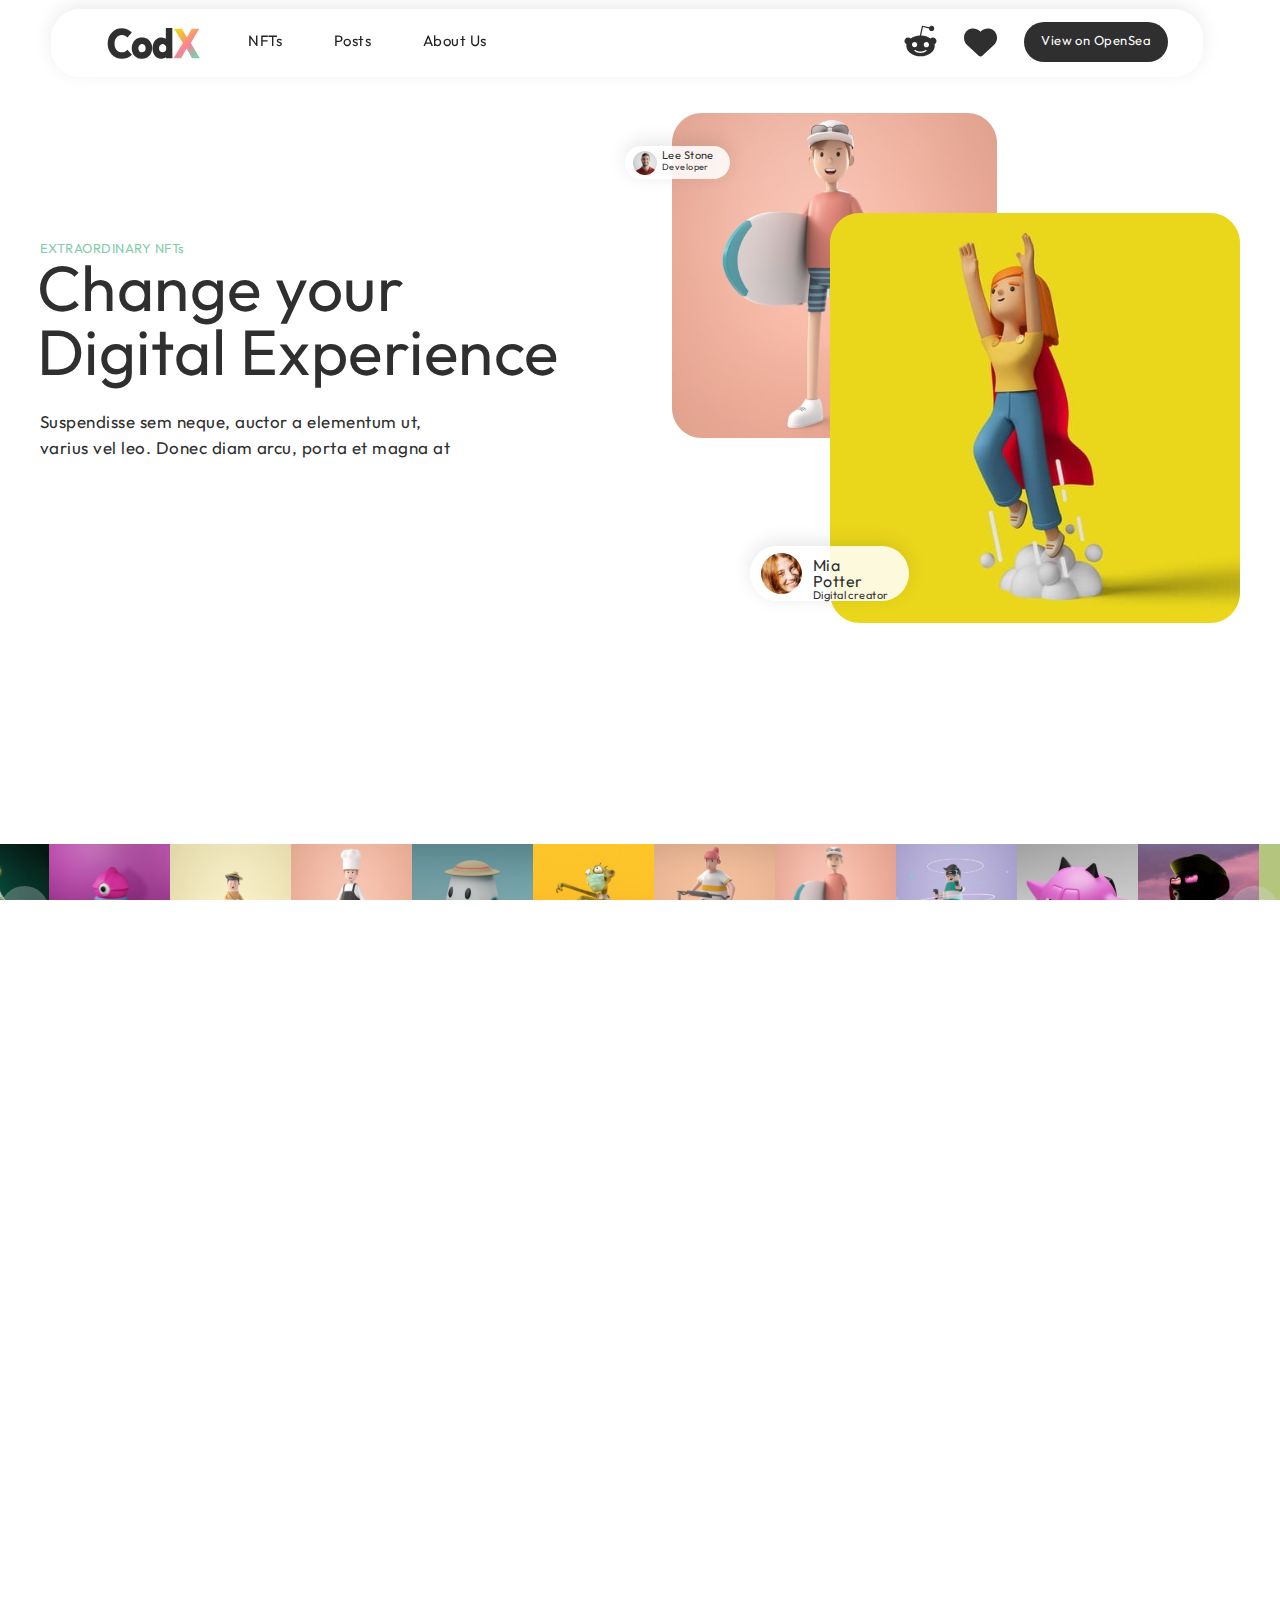
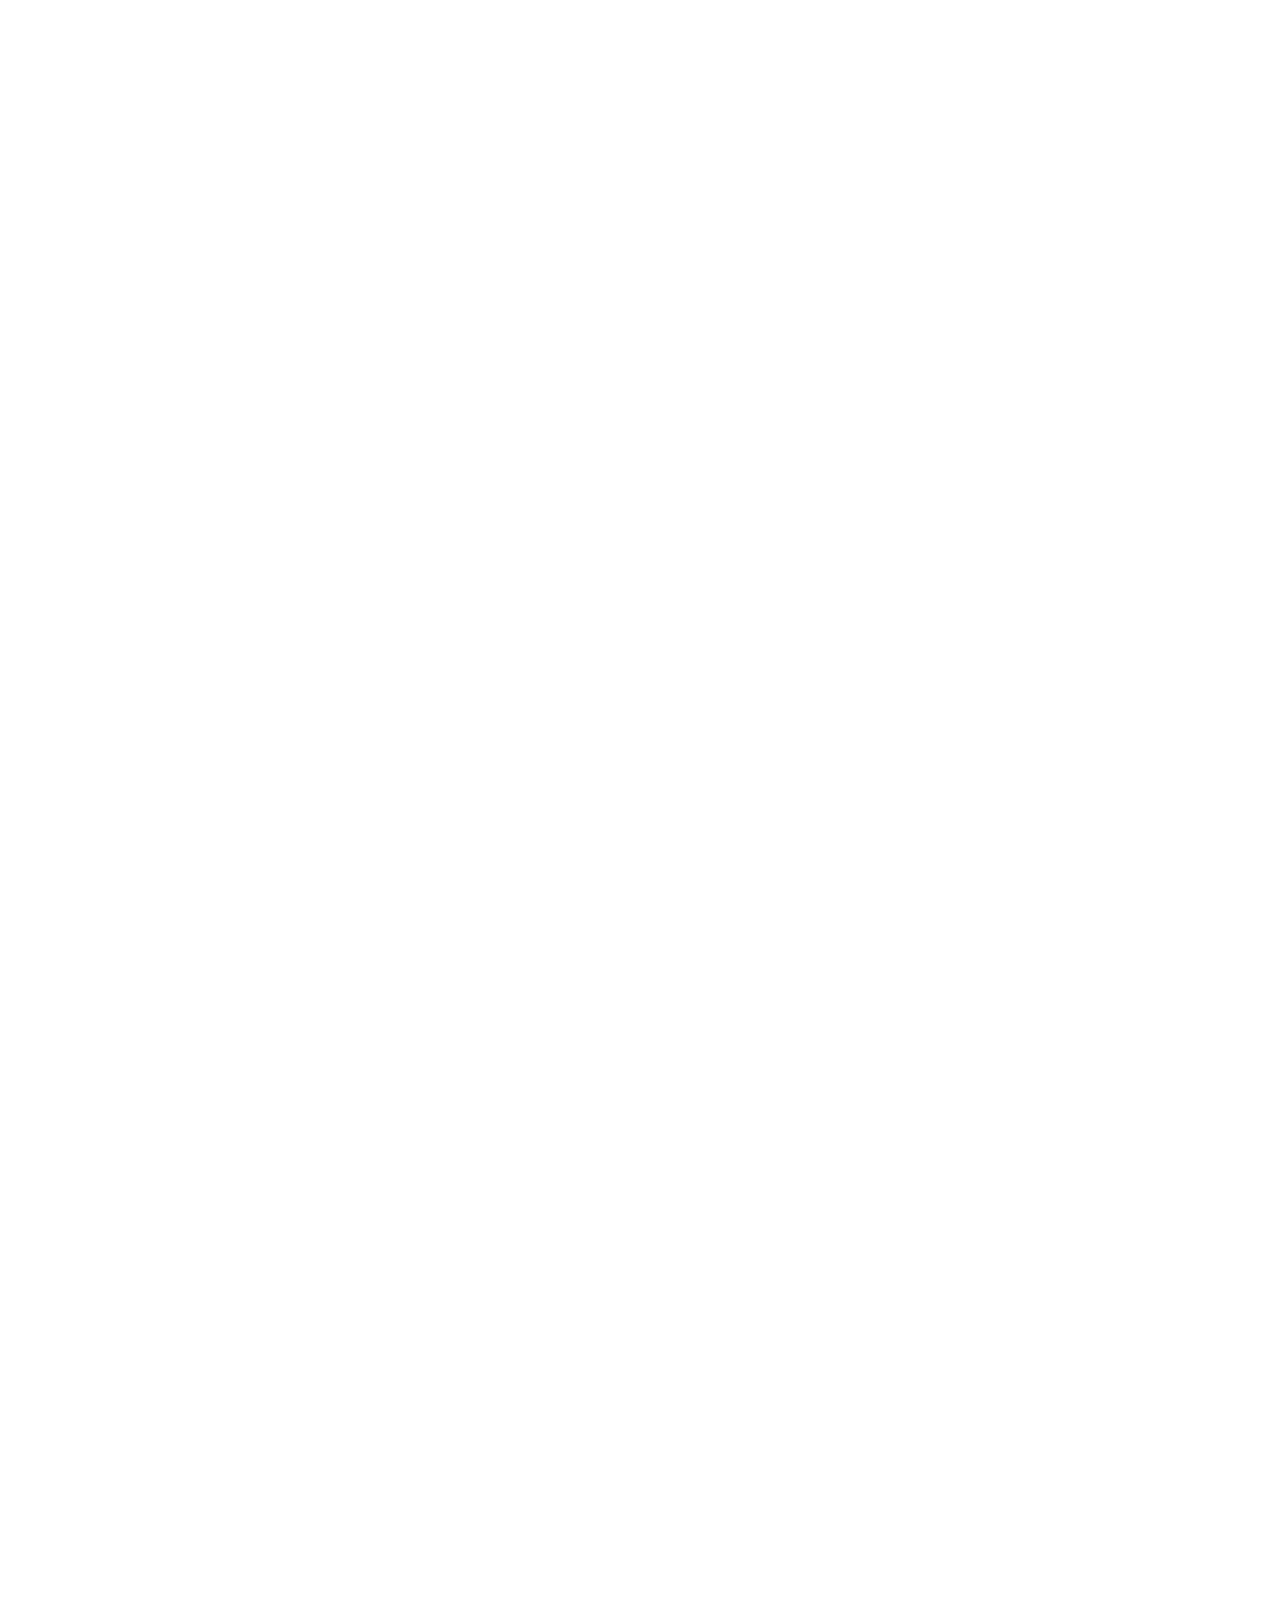
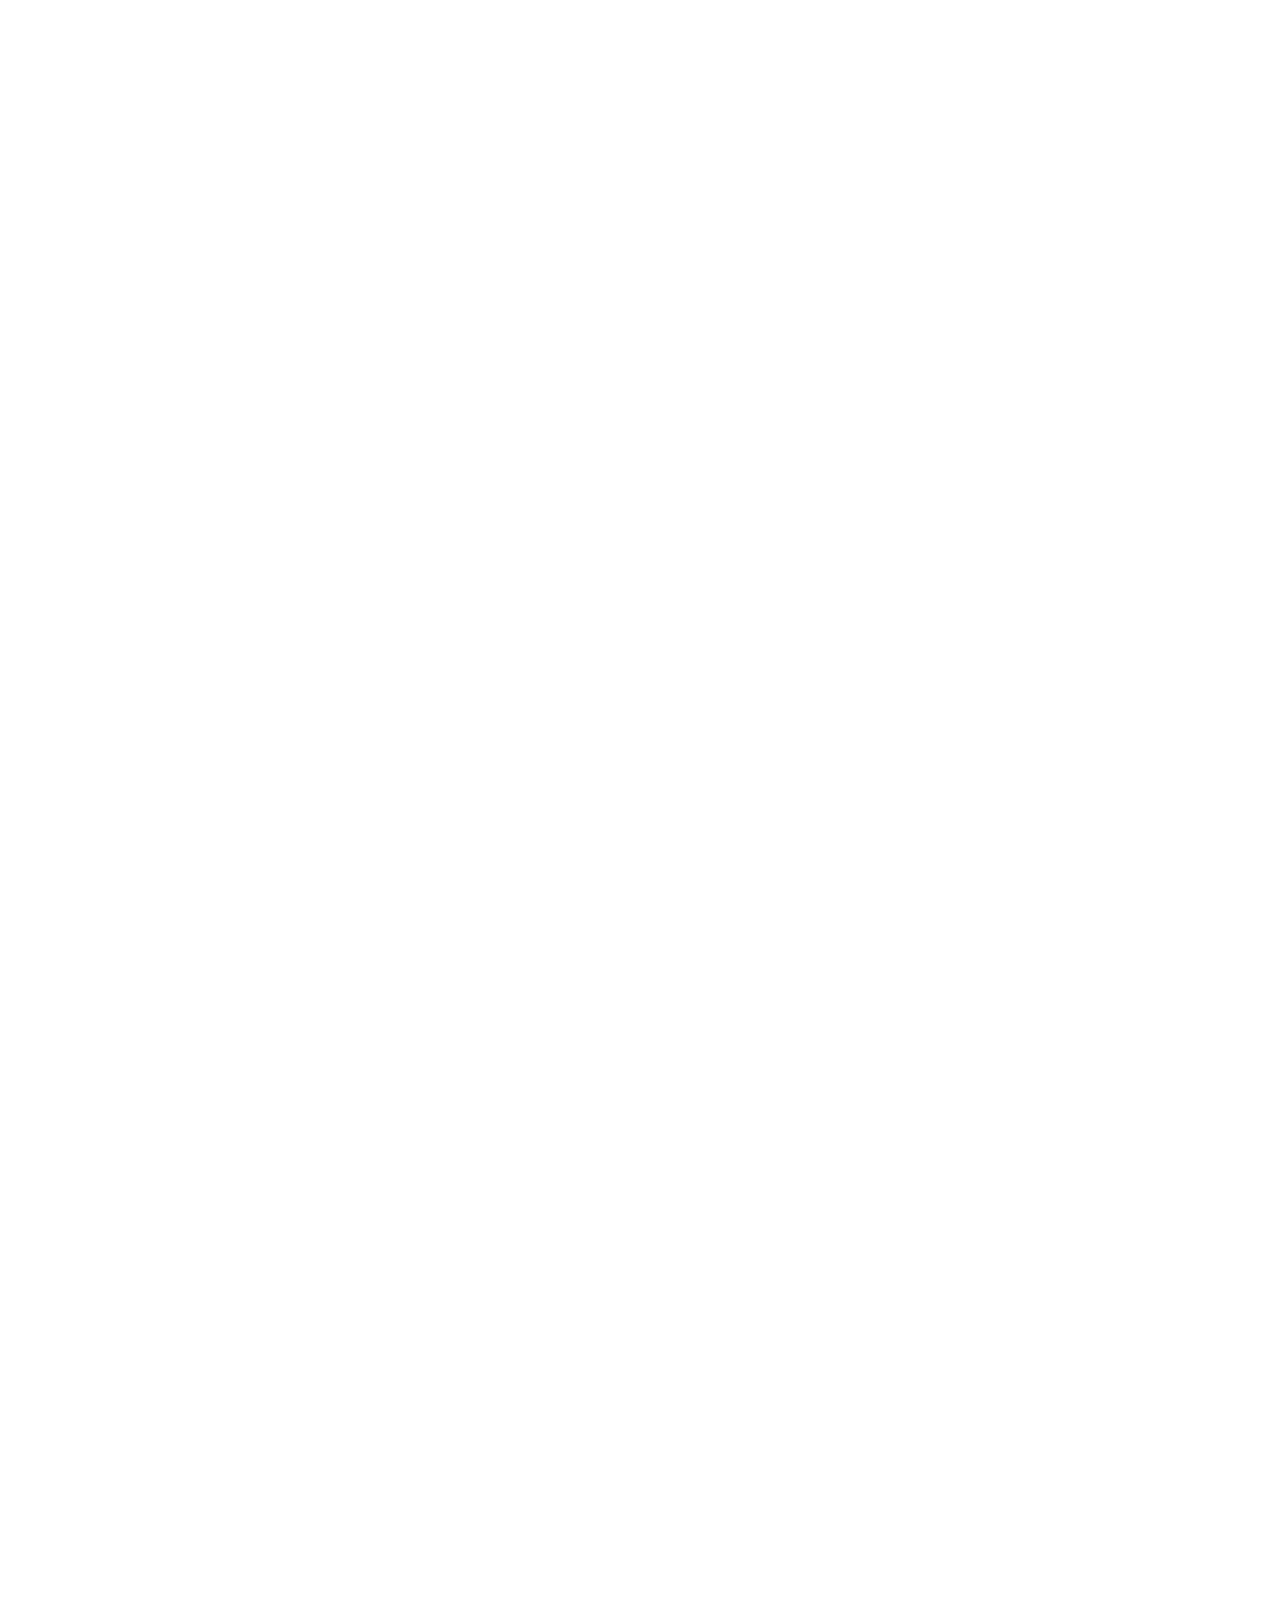
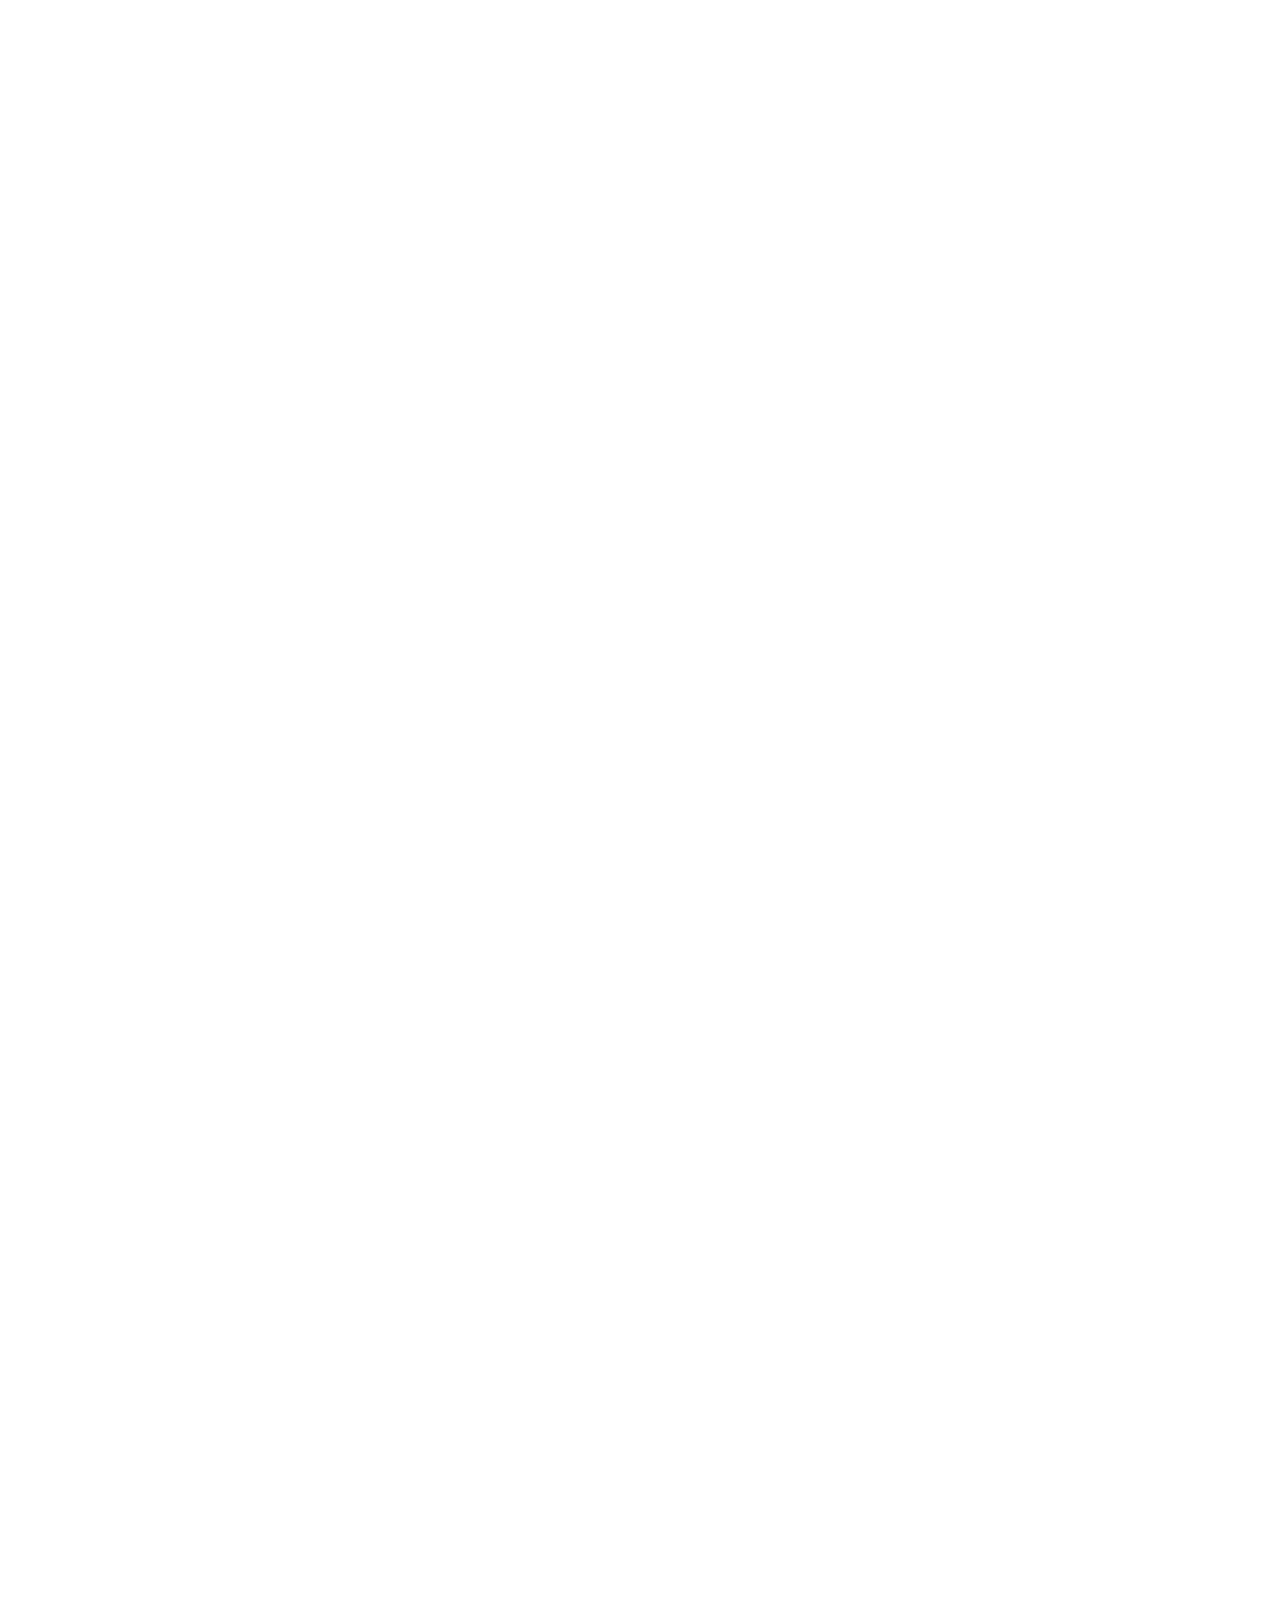
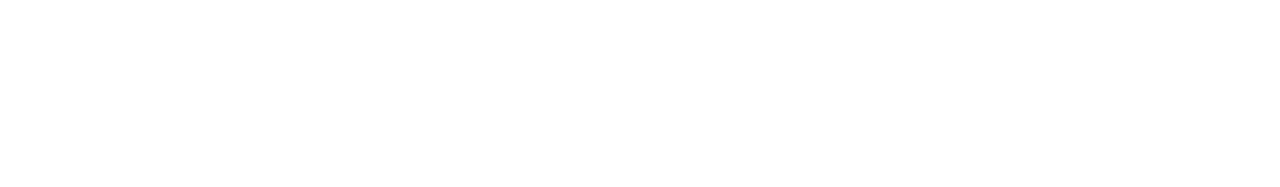
<file: index.html>
<!DOCTYPE html>
<html lang="en">
<head>
    <meta charset="UTF-8">
    <meta http-equiv="X-UA-Compatible" content="IE=edge">
    <meta name="viewport" content="width=device-width, initial-scale=1.0">
    <title>CodX</title>
    <link rel="stylesheet" href="style.css">
</head>
<body>
    

    <header class="top-nav">

        <nav class="navigation">
            <nav class="logotype">
            <a href="index.html" class="logotype"><img src="img/logo.svg" alt="logotype"></a>
        </nav>
            <nav class="navbar">
            <a href="nft-page.html">NFTs</a>
            <a href="posts.html">Posts</a>
            <a href="contact.html">About Us</a>
        </nav>
            <nav class="social">
                <div class="dropdown">
            <a><img src="img/acc.svg" class="account" alt="account"></a>
            <div class="dropdown-content">
                <a href="login.html">LOGIN</a>
                <a href="register.html">JOIN US</a>
              </div>
            </div>
            <div class="cartdown">
            <button><img src="img/lover.svg" class="lover" alt="lover"></button>
            <div class="cartdown-content">
                <div data-cart-empty class="cart-no-item">
                <h2>You haven`t <br> favorites NFTs</h2>
                <img src="img/sad.svg" alt="">
                <a href="nft-page.html">Find Here</a>
            </div>
            <div id="order-form" class="cart-order-item none">
                <a href="">Place An Order</a>
                <img src="img/funny-smile.svg" alt="">
            </div>
              </div>               
            </div>
            <div class="btn">        
                <a href="https://opensea.io/" target="_blank">View on OpenSea</a>
            </div> 
            <div id="mySidenav" class="sidenav">
                <a href="javascript:void(0)" class="closebtn" onclick="closeNav()">&times;</a>
                <a href="nft-page.html">NFTs</a>
                <a href="posts.html">Posts</a>
                <a href="contact.html">About Us</a>       
                <a href="https://opensea.io/" target="_blank">View on OpenSea</a>
              </div>
              <span class="openBtn" onclick="openNav()">&#43;</span>
        </nav>
        </nav>
    </header>


<main>
    <div class="digital">
    <div class="digital_title">
    <p>EXTRAORDINARY NFTs</p>
    <h1>Change your <br> Digital Experience</h1>
    <h3>Suspendisse sem neque, auctor a elementum ut, <br> varius vel leo. Donec diam arcu, porta et magna at</h3>
    </div>
        <div class="digital_content">
            <div class="digital_content_bg">
            <img src="img/pink.svg" alt="">
            <div class="digital_content_bg_title">
                <img src="img/lee.svg" alt="Lee">
                <h4>Lee Stone</h4>
                <h5>Developer</h5>
            </div>
        </div>
            <div class="digital_content_front">
            <img src="img/yellow.svg" alt="">
            <div class="digital_content_front_title">
                <img src="img/mia.svg" alt="Mia">
                <h4>Mia Potter</h4>
                <h5>Digital creator</h5>
            </div>
        </div>
    </div>
</div>



    <div class="slider">
        <div class="slider__item">
            <img src="img/slide.svg" alt="">
        </div>
        <div class="slider__item">
            <img src="img/slide3.svg" alt="">
        </div>
        <div class="slider__item">
            <img src="img/slide4.svg" alt="">
        </div>
        <div class="slider__item">
            <img src="img/slide5.svg" alt="">
        </div>
        <div class="slider__item">
            <img src="img/slide6.svg" alt="">
        </div>
        <div class="slider__item">
            <img src="img/slide7.svg" alt="">
        </div>
        <div class="slider__item">
            <img src="img/slide8.svg" alt="">
        </div>
        <div class="slider__item">
            <img src="img/slide9.svg" alt="">
        </div>
        <div class="slider__item">
            <img src="img/slide10.svg" alt="">
        </div>
        <div class="slider__item">
            <img src="img/slide11.svg" alt="">
        </div>
        <div class="slider__item">
            <img src="img/slide12.svg" alt="">
        </div>
        <div class="slider__item">
            <img src="img/slide13.svg" alt="">
        </div>
        <div class="slider__item">
            <img src="img/slide14.svg" alt="">
        </div>
        <div class="slider__item">
            <img src="img/slide15.svg" alt="">
        </div>
    </div>




    <div class="description">
        <article class="description__title">
            <h2>Hey there, we are</h2>
            <h3>Suspendisse sem neque, auctor a elementum ut, varius vel leo. Donec diam <br> arcu, porta et magna at</h3>
        </article>
        <div class="chooseBtn" id="chooseBtn">
            <button class="chooseonebtn use" data-filter="jack">Jack</button>
            <button class="chooseonebtn" data-filter="suni">Suni</button>
            <button class="chooseonebtn" data-filter="colin">Colin</button>
        </div>


        <div class="description-wrapper">
            <div class="description-item jack">
                <div class="description-content">
                    <img src="img/jack.png" alt="">
                </div>
                <div class="description-item-title">
                    <h4>Web Developer</h4>
                    <h2>Pellentesque blandit <br>
                    in quam rhoncus</h2>
                    <p>Suspendisse ante mauris, volutpat congue sem ac, ultrices tempor lorem. Nullam eget vehicula tellus, ac consectetur urna. Mauris tincidunt, libero id ultrices tincidunt, mi leo pharetra dolor, sed luctus dui ipsum et augue. Integer non quam feugiat, porttitor libero a, tempor neque. Nulla ac orci mauris. Quisque nisi nisl, rutrum ac diam et, semper commodo quam</p>
                </div>
            </div>
            <div class="description-item suni hide">
                <div class="description-content">
                    <img src="img/suni.png" alt="">
                </div>
                <div class="description-item-title">
                    <h4>Cat</h4>
                    <h2>Lorem ipsum dolor sit amet.</h2>
                    <p>Lorem, ipsum dolor sit amet consectetur adipisicing elit. Aliquam veritatis impedit, obcaecati nam incidunt iusto hic tempore? Provident, magni assumenda.</p>
                </div>
            </div>
            <div class="description-item colin hide">
                <div class="description-content">
                    <img src="img/colin.png" alt="">
                </div>
                <div class="description-item-title">
                    <h4>Alien</h4>
                    <h2>Lorem, ipsum dolor Lorem ipsum dolor sit.</h2>
                    <p>Lorem ipsum dolor sit amet consectetur adipisicing elit. Tenetur consequuntur, debitis autem fuga eligendi explicabo obcaecati, officiis atque accusamus, placeat vero minima quibusdam? A, cupiditate voluptates earum, optio inventore qui nemo ipsum iusto natus quibusdam quisquam quas autem? Aspernatur eligendi et assumenda illum rerum, consectetur officia quibusdam distinctio molestiae molestias ipsa, delectus eaque maiores similique laborum tenetur ullam eius veritatis.</p>
                </div>
            </div>
        </div>
    </div>

    <div class="work-wrapper">
        <div class="work">
            <img src="img/painting.svg" alt="paint-nft">
            <article class="work__title">
                <h3>our work</h3>
                <h2>“Um… what’s going on here?”</h2>
                <p>Nulla facilisi. Praesent molestie diam eu enim aliquet
                pellentesque. Vestibulum consectetur vestibulum tristique. Sed
                purus neque, maximus fermentum bibendum et, porta in sapien.</p>
                <a href="contact.html">About Codx</a>
            </article>
        </div>
    </div>

    <div class="benefits">
        <div class="benefits__titles">
            <article class="graphic">
                <h5>01</h5>
                <h2>Motion Graphic</h2>
                <h4>Suspendisse sem neque, auctor a elementum ut, varius vel leo. Donec diam arcu, porta et magna at</h4>
            </article>
            <article class="illustration">
                <h5>02</h5>
                <h2>Digital Illustration</h2>
                <h4>Suspendisse sem neque, auctor a elementum ut, varius vel leo. Donec diam arcu, porta et magna at</h4>
            </article>
            <article class="photography">
                <h5>03</h5>
                <h2>Photography</h2>
                <h4>Suspendisse sem neque, auctor a elementum ut, varius vel leo. Donec diam arcu, porta et magna at</h4>
            </article>
        </div>
        <div class="benefits-content">
            <img src="img/benefits.svg" alt="nft-men">
        </div>
    </div>




    <div class="join">
        <div class="join__info">
            <h2>Join Us and Discover <br> our most precious NFT</h2>
            <p>Suspendisse sem neque, auctor a elementum ut, <br> varius vel leo. Donec diam arcu, porta et magna at</p>
            <a href="">View on OpenSea</a>
        </div>
    </div>






<div class="collections-title">
    <h1>Collections</h1>
</div>
    <div class="all__collections-wrapper">
        <div class="all__collections-item">
            <img src="img/collectibles.svg" alt="">
            <h3>Collectibles</h3>
        </div>
        <div class="all__collections-item">
            <img src="img/art.svg" alt="">
            <h3>Art</h3>
        </div>
        <div class="all__collections-item">
            <img src="img/photography.svg" alt="">
            <h3>Photography</h3>
        </div>
        <a href="nft-page.html" class="btn2" target="_blank">View all</a>
    </div>



  
    <div class="container">
        <div class="container-title">
            NFT`s
        </div>
        <div class="container-wrapper">
            <a class="btn4" href="nft-page.html" target="_blank">View All</a>
        </div>
    </div>
</main>

<footer>
    <section class="faq">
        <h2>FAQ</h2>


        <button class="accordion">Donec posuere massa nec arcu scelerisque, blandit mattis justo blandit</button>
        <div class="panel">
          <p>Lorem ipsum dolor sit amet consectetur adipisicing elit. Repellendus similique fuga esse hic labore harum nulla modi fugiat consectetur. Ratione eligendi quas, vitae obcaecati dolores nisi ex facere. Repudiandae voluptate corporis asperiores alias? Odio fugit labore accusamus?</p>
        </div>
        
        <button class="accordion">Quisque at justo semper, faucibus eros sit amet, scelerisque lorem.</button>
        <div class="panel">
          <p>Lorem ipsum dolor sit amet consectetur adipisicing elit. Impedit adipisci aut sint temporibus, amet pariatur delectus facere quam optio vitae consequatur quasi aperiam in suscipit neque molestias animi quaerat! Maxime.</p>
        </div>
        
        <button class="accordion">Nulla eget justo at eros varius consequat.</button>
        <div class="panel">
          <p>Lorem, ipsum dolor sit amet consectetur adipisicing elit. Necessitatibus voluptate deserunt, fuga totam optio illum sunt numquam sit commodi neque!</p>
        </div>

        <button class="accordion">Vivamus non nibh quis massa laoreet semper et eu quam</button>
        <div class="panel">
          <p>Lorem ipsum dolor sit amet, consectetur adipisicing elit. Consequatur ipsam in iste necessitatibus distinctio qui.</p>
        </div>

        <button class="accordion">Morbi quis nisi tempus, mollis turpis ut, mollis massa.</button>
        <div class="panel">
          <p>Lorem ipsum dolor sit amet.</p>
        </div>
    </section>






<div class="lower">
    <nav class="bottom">
        <nav class="left_side">
            <nav class="logo">
                <a href="index.html"><img src="img/logo.svg" alt="logotype"></a>
            </nav>
            <nav class="community">
                <a href="">Join the community</a>
            </nav>
            <nav class="share">
                <a href=""><img src="img/twitter.svg" alt="twitter"></a>
                <a href=""><img src="img/inst.svg" alt="instagram"></a>
                <a href=""><img src="img/facebook.svg" alt="facebook"></a>
            </nav>
            <nav class="rights">
                <h4>© 2022 All rights reserved.</h4>
            </nav>
        </nav>

    <nav class="left_column">
        <nav class="first__name">
            <a>Site</a></nav>
            <ul>
                <li><a href="posts.html">Posts</a></li>
                <li><a href="contact.html">About us</a></li>
                <li><a href="nft-page.html">NFTs</a></li>
            </ul>
        </nav>
    <nav class="left_column">
    <nav class="first__name">
        <a>Utility</a></nav>
        <ul>
            <li><a href="https://opensea.io/" target="_blank">OpenSea</a></li>
            <li><a href="https://status.opensea.io/" target="_blank">Lincensing</a></li>
            <li><a href="https://support.opensea.io/hc/en-us" target="_blank">404</a></li>
        </ul>
    </nav>

    <section class="mail">
        <h2>Stay in the loop</h2>
        <h4>Suspendisse sem neque, auctor a elementum ut, <br> varius vel leo. Donec diam arcu, porta et magna at</h4>
        <form action="php" method="get">
            <input placeholder="Your email address" type="search">
            <button type="submit">Sign up</button>
        </form>
        <address>
            <p>Created By <span>Firstov</span> Powered By <span>Webflow</span></p>
        </address>
    </section>
    </nav>
</div>


</footer>



<script src="https://code.jquery.com/jquery-3.6.0.min.js"></script>
<script src="js/slick.min.js"></script>
<script src="js/script.js"></script>
</body>
</html>
</file>
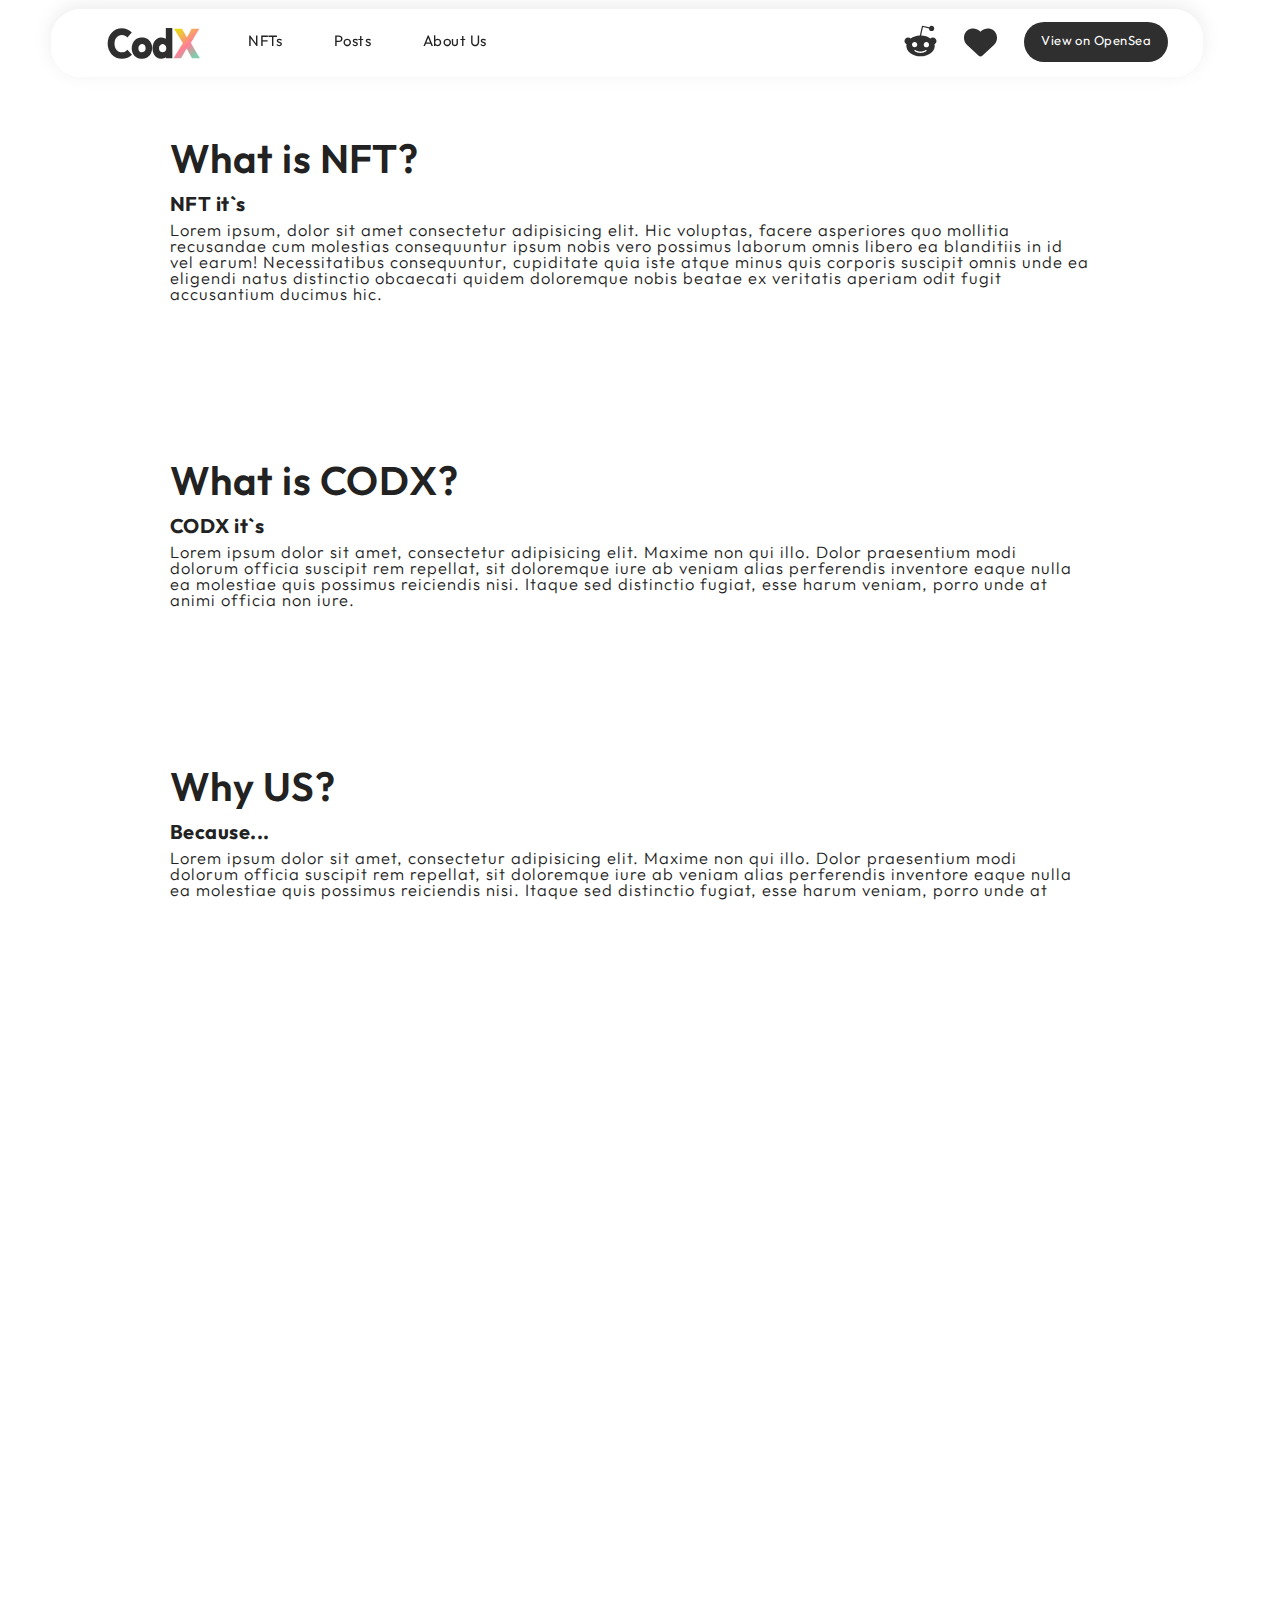
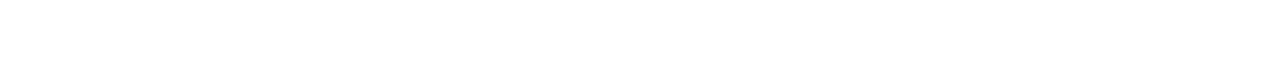
<file: contact.html>
<!DOCTYPE html>
<html lang="en">
<head>
    <meta charset="UTF-8">
    <meta http-equiv="X-UA-Compatible" content="IE=edge">
    <meta name="viewport" content="width=device-width, initial-scale=1.0">
    <title>About Us-CodX</title>
    <link rel="stylesheet" href="style.css">
</head>
<body>
    <header class="top-nav">

        <nav class="navigation">
            <nav class="logotype">
            <a href="index.html" class="logotype"><img src="img/logo.svg" alt="logotype"></a>
        </nav>
            <nav class="navbar">
            <a href="nft-page.html">NFTs</a>
            <a href="posts.html">Posts</a>
            <a href="contact.html">About Us</a>
        </nav>
            <nav class="social">
                <div class="dropdown">
            <a><img src="img/acc.svg" class="account" alt="account"></a>
            <div class="dropdown-content">
                <a href="login.html">LOGIN</a>
                <a href="register.html">JOIN US</a>
              </div>
            </div>
            <div class="cartdown">
            <button><img src="img/lover.svg"class="lover" alt="lover"></button>
            <div class="cartdown-content">
                <div data-cart-empty class="cart-no-item">
                <h2>You haven`t <br> favorites NFTs</h2>
                <img src="img/sad.svg" alt="">
                <a href="nft-page.html">Find Here</a>
            </div>
            <div id="order-form" class="cart-order-item none">
                <a href="">Place An Order</a>
                <img src="img/funny-smile.svg" alt="">
            </div>
              </div>               
            </div>
            <div class="btn">        
                <a href="https://opensea.io/" target="_blank">View on OpenSea</a>
            </div> 
            <div id="mySidenav" class="sidenav">
                <a href="javascript:void(0)" class="closebtn" onclick="closeNav()">&times;</a>
                <a href="nft-page.html">NFTs</a>
                <a href="posts.html">Posts</a>
                <a href="contact.html">About Us</a>       
                <a href="https://opensea.io/" target="_blank">View on OpenSea</a>
              </div>
              <span class="openBtn" onclick="openNav()">&#43;</span>
        </nav>
        </nav>
    </header>




    <main>
        

        <div class="aboutcodx">
            <h1>What is NFT?</h1>
            <h3>NFT it`s</h3>
            <p>Lorem ipsum, dolor sit amet consectetur adipisicing elit. Hic voluptas, facere asperiores quo mollitia recusandae cum molestias consequuntur ipsum nobis vero possimus laborum omnis libero ea blanditiis in id vel earum! Necessitatibus consequuntur, cupiditate quia iste atque minus quis corporis suscipit omnis unde ea eligendi natus distinctio obcaecati quidem doloremque nobis beatae ex veritatis aperiam odit fugit accusantium ducimus hic.</p>
        </div>
        <div class="aboutcodx">
            <h1>What is CODX?</h1>
            <h3>CODX it`s</h3>
            <p>Lorem ipsum dolor sit amet, consectetur adipisicing elit. Maxime non qui illo. Dolor praesentium modi dolorum officia suscipit rem repellat, sit doloremque iure ab veniam alias perferendis inventore eaque nulla ea molestiae quis possimus reiciendis nisi. Itaque sed distinctio fugiat, esse harum veniam, porro unde at animi officia non iure.</p>
        </div>
        <div class="aboutcodx">
            <h1>Why US?</h1>
            <h3>Because...</h3>
            <p>Lorem ipsum dolor sit amet, consectetur adipisicing elit. Maxime non qui illo. Dolor praesentium modi dolorum officia suscipit rem repellat, sit doloremque iure ab veniam alias perferendis inventore eaque nulla ea molestiae quis possimus reiciendis nisi. Itaque sed distinctio fugiat, esse harum veniam, porro unde at animi officia non iure.</p>
        </div>
        <div class="aboutcodx">
            <h1>What it`s used for?</h1>
            <h3>Many people use</h3>
            <p>Lorem ipsum dolor sit amet, consectetur adipisicing elit. Maxime non qui illo. Dolor praesentium modi dolorum officia suscipit rem repellat, sit doloremque iure ab veniam alias perferendis inventore eaque nulla ea molestiae quis possimus reiciendis nisi. Itaque sed distinctio fugiat, esse harum veniam, porro unde at animi officia non iure.</p>
        </div>
    </main>

    <footer>
        <section class="lower">
            <nav class="bottom">
                <nav class="left_side">
                    <nav class="logo">
                        <a href="index.html"><img src="img/logo.svg" alt="logotype"></a>
                    </nav>
                    <nav class="community">
                        <a href="">Join the community</a>
                    </nav>
                    <nav class="share">
                        <a href=""><img src="img/twitter.svg" alt="twitter"></a>
                        <a href=""><img src="img/inst.svg" alt="instagram"></a>
                        <a href=""><img src="img/facebook.svg" alt="facebook"></a>
                </nav>
                <nav class="rights">
                    <h4>© 2022 All rights reserved.</h4>
                </nav>
            </nav>
            
            <nav class="left_column">
                <nav class="first__name">
                <a>Site</a></nav>
                <ul>
                    <li><a href="posts.html">Posts</a></li>
                    <li><a href="contact.html">About us</a></li>
                    <li><a href="nft-page.html">NFTs</a></li>
                </ul>
            </nav>
            <nav class="left_column">
                <nav class="first__name">
                    <a>Utility</a></nav>
                <ul>
                    <li><a href="https://opensea.io/" target="_blank">OpenSea</a></li>
                    <li><a href="https://status.opensea.io/" target="_blank">Lincensing</a></li>
                    <li><a href="https://support.opensea.io/hc/en-us" target="_blank">404</a></li>
                </ul>
            </nav>
            
            <section class="mail">
                <h2>Stay in the loop</h2>
                <h4>Suspendisse sem neque, auctor a elementum ut, <br> varius vel leo. Donec diam arcu, porta et magna at</h4>
                <form action="php" method="get">
                    <input placeholder="Your email address" type="search">
                    <button type="submit">Sign up</button>
                </form>
                <address>
                    <p>Created By <span>Firstov</span> Powered By <span>Webflow</span></p>
                </address>
                </section>
            </nav>
            </section>
        </footer>

<script src="https://code.jquery.com/jquery-3.6.0.min.js"></script>
<script src="js/script.js"></script>
<script src="js/slick.min.js"></script>
</body>
</html>
</file>
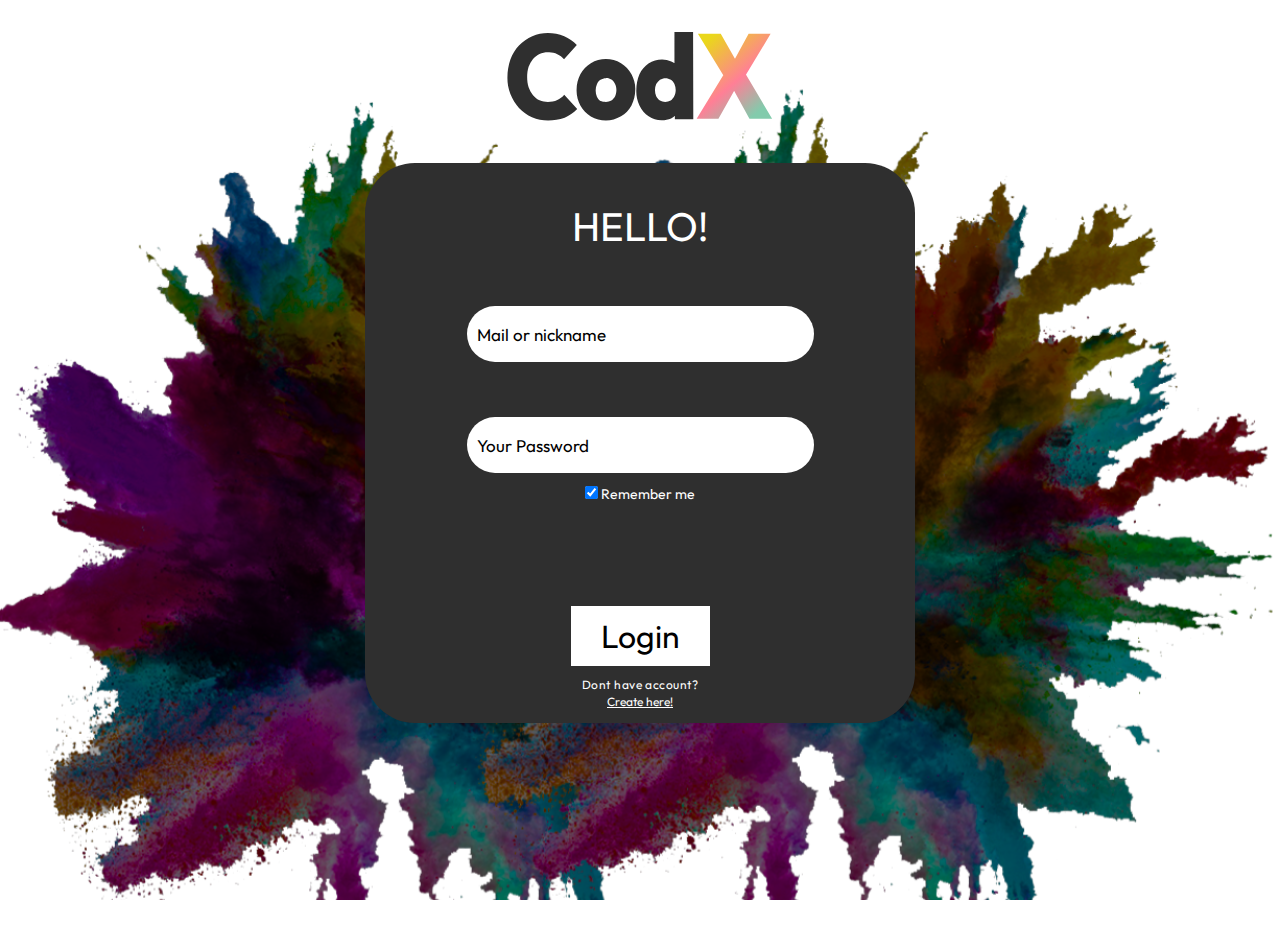
<file: login.html>
<!DOCTYPE html>
<html lang="en">
<head>
    <meta charset="UTF-8">
    <meta http-equiv="X-UA-Compatible" content="IE=edge">
    <meta name="viewport" content="width=device-width, initial-scale=1.0">
    <title>Login-CodX</title>
    <link rel="stylesheet" href="style.css">
</head>
<body>
    <main class="log">
        <a href="index.html" class="log-logotype"><img src="img/logo.svg" alt="logotype"></a>
        <div class="login">
            <h1>HELLO!</h1>
            <form action="#">
                <input class="basic" type="text" placeholder="Mail or nickname" name="uname" required>
                <input class="basic" type="password" placeholder="Your Password" name="psw" required>
                <label>
                    <input type="checkbox" checked="checked" name="remember"> Remember me
                </label>
                <button type="submit">Login</button>
            </form>
                <h4>Dont have account?</h4>
                <a href="register.html">Create here!</span></a>
        </div>
    </main>
</body>
</html>
</file>
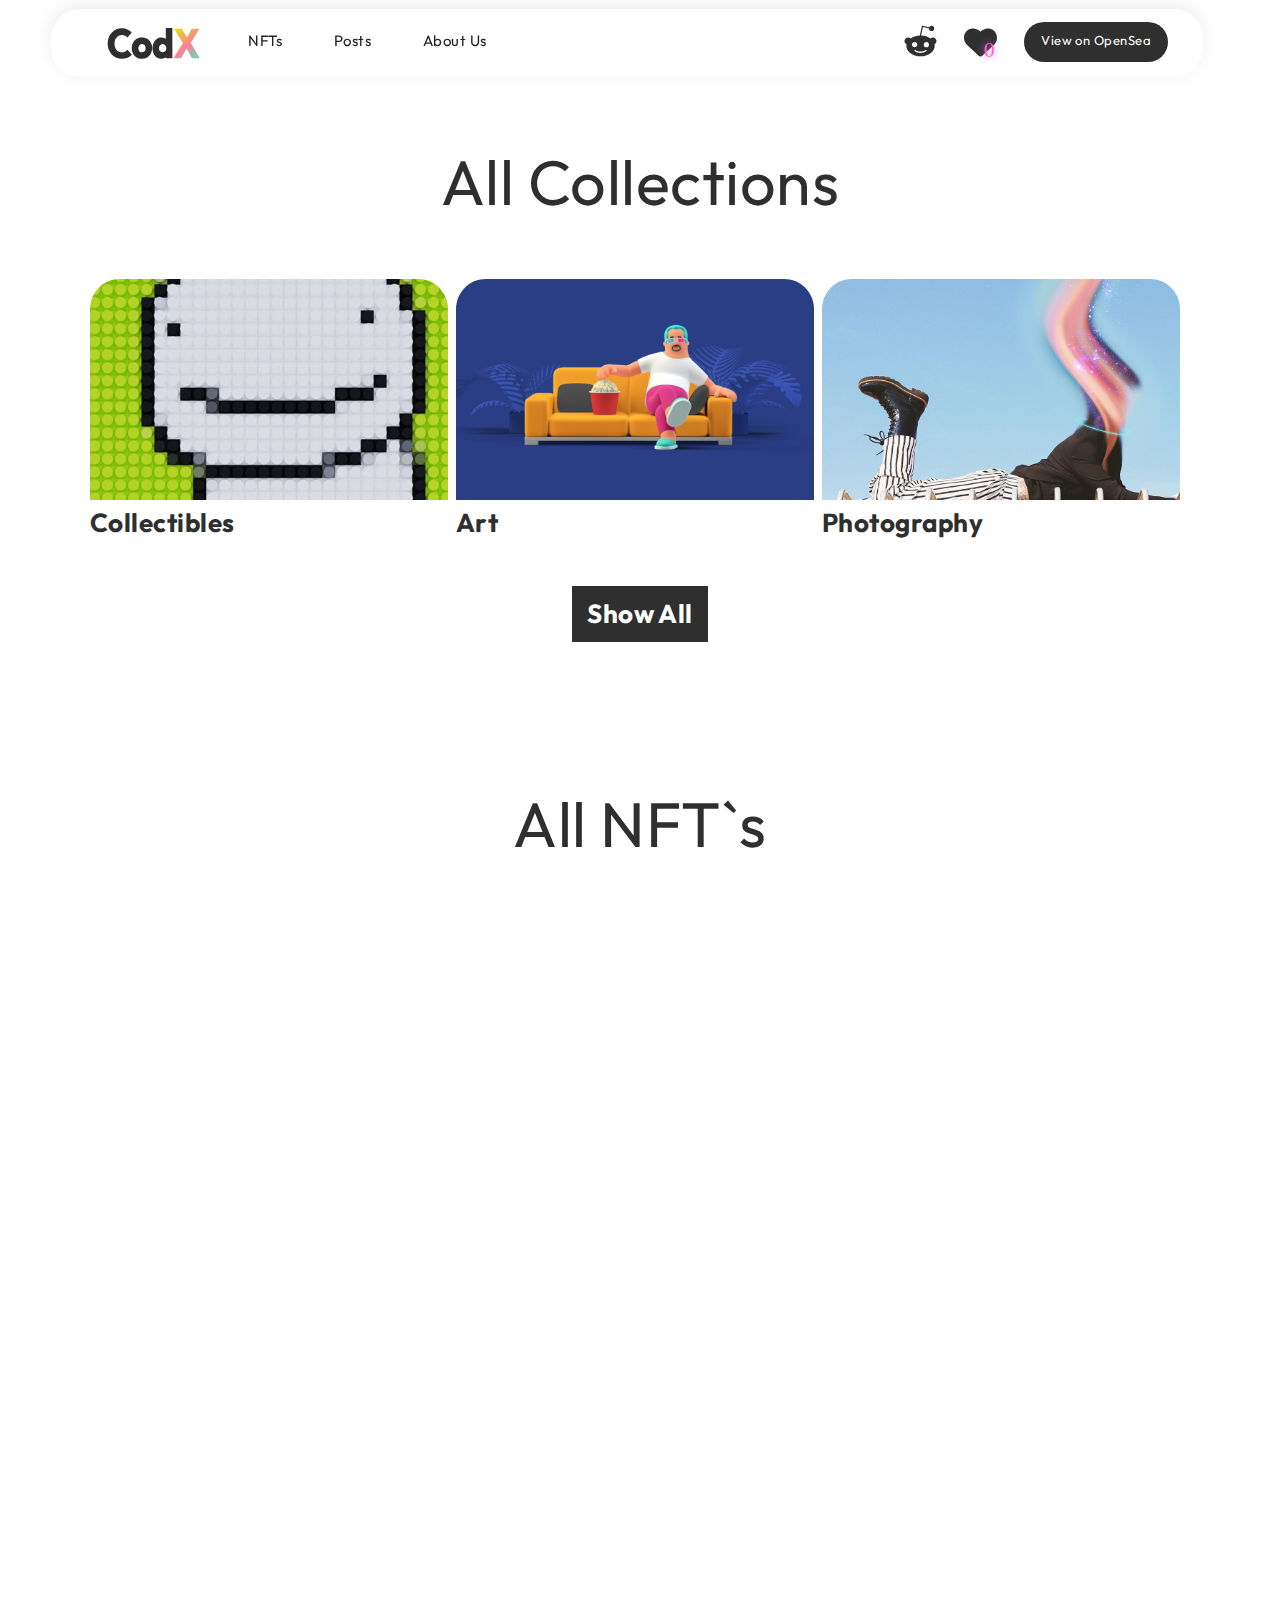
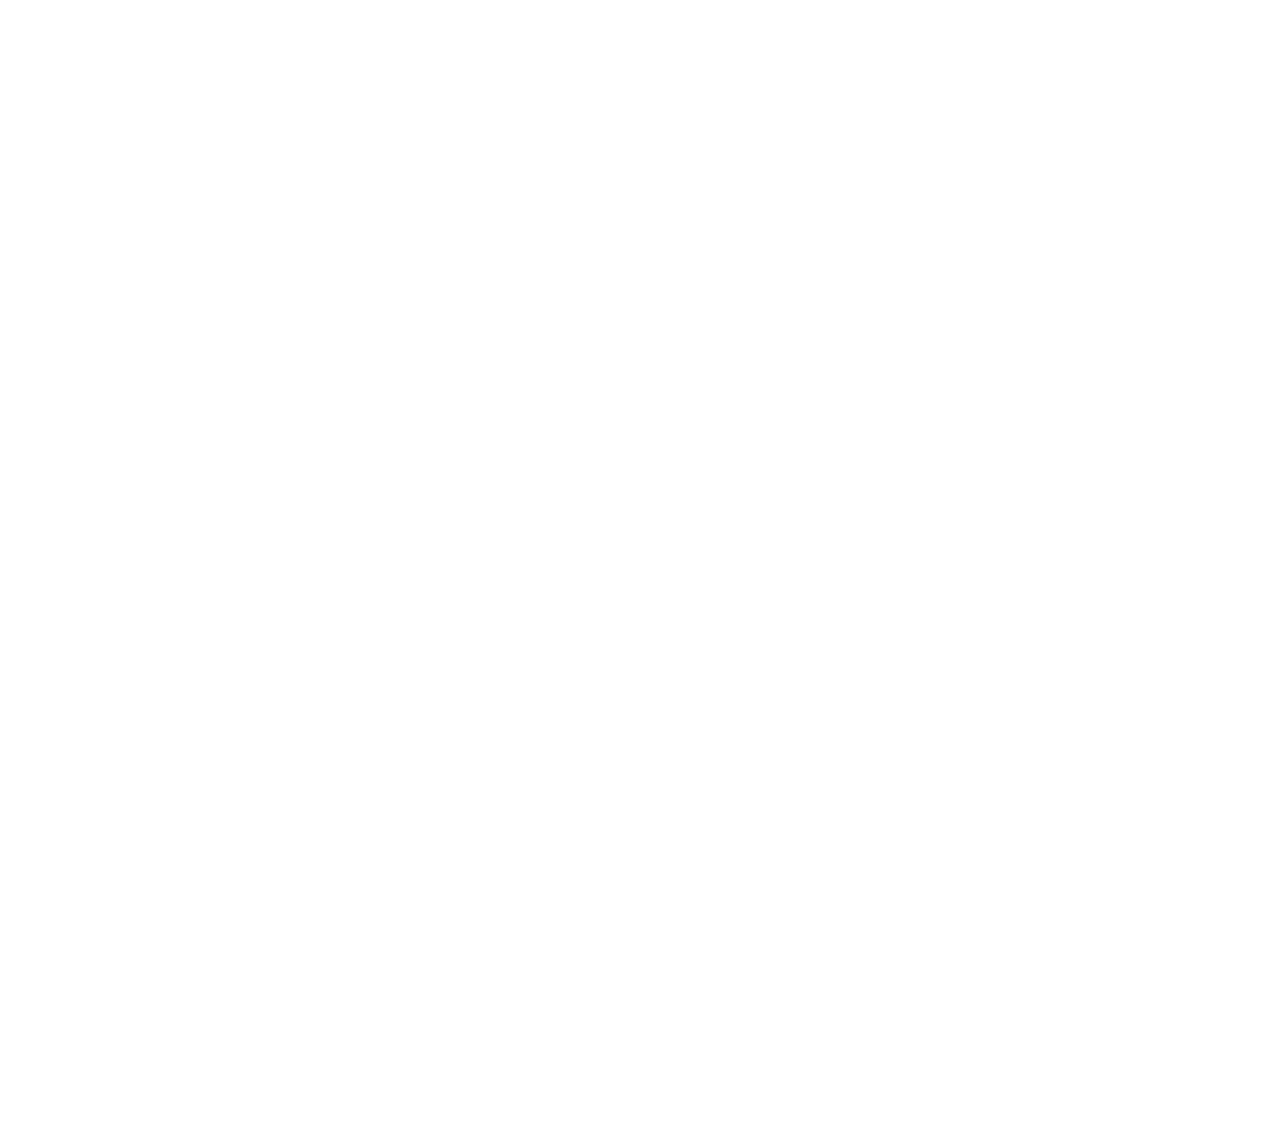
<file: nft-page.html>
<!DOCTYPE html>
<html lang="en">
<head>
    <meta charset="UTF-8">
    <meta http-equiv="X-UA-Compatible" content="IE=edge">
    <meta name="viewport" content="width=device-width, initial-scale=1.0">
    <title>NFT-CodX</title>
    <link rel="stylesheet" href="style.css">
</head>
<body>

    <header class="top-nav">

        <nav class="navigation">
            <nav class="logotype">
            <a href="index.html" class="logotype"><img src="img/logo.svg" alt="logotype"></a>
        </nav>
            <nav class="navbar">
            <a href="nft-page.html">NFTs</a>
            <a href="posts.html">Posts</a>
            <a href="contact.html">About Us</a>
        </nav>
            <nav class="social">
                <div class="dropdown">
            <a><img src="img/acc.svg" class="account" alt="account"></a>
            <div class="dropdown-content">
                <a href="login.html">LOGIN</a>
                <a href="register.html">JOIN US</a>
              </div>
            </div>
            <div class="cartdown">
            <button><img src="img/lover.svg"class="lover" alt="lover"><span class="amount">0</span></button>
            <div class="cartdown-content">
                <div data-cart-empty class="cart-no-item">
                <h2>You haven`t <br> favorites NFTs</h2>
                <img src="img/sad.svg" alt="">
                <a href="nft-page.html">Find Here</a>
            </div>
            <div id="order-form" class="cart-order-item none">
                <h2>Total price: ~<span class="total-price">0</span>eth</h2>
                <a href="">Place An Order</a>
                <img src="img/funny-smile.svg" alt="">
            </div>
              </div>               
            </div>
            <div class="btn">        
                <a href="https://opensea.io/" target="_blank">View on OpenSea</a>
            </div> 
            <div id="mySidenav" class="sidenav">
                <a href="javascript:void(0)" class="closebtn" onclick="closeNav()">&times;</a>
                <a href="nft-page.html">NFTs</a>
                <a href="posts.html">Posts</a>
                <a href="contact.html">About Us</a>       
                <a href="https://opensea.io/" target="_blank">View on OpenSea</a>
              </div>
              <span class="openBtn" onclick="openNav()">&#43;</span>
        </nav>
        </nav>
    </header>



<main>
    <div class="all__collections">
        <h1>All Collections</h1>
        <div class="all__collections-wrapper">
            <div class="all__collections-item">
                <img src="img/collectibles.svg" alt="">
                <h3>Collectibles</h3>
            </div>
            <div class="all__collections-item">
                <img src="img/art.svg" alt="">
                <h3>Art</h3>
            </div>
            <div class="all__collections-item">
                <img src="img/photography.svg" alt="">
                <h3>Photography</h3>
            </div>
            <div class="hide-item hide-collections">
            <div class="all__collections-item">
                <img src="img/future.svg" alt="">
                <h3>Future</h3>
            </div>
            <div class="all__collections-item">
                <img src="img/paint.svg" alt="">
                <h3>Paint</h3>
            </div>
            <div class="all__collections-item">
                <img src="img/animals.svg" alt="">
                <h3>Animals</h3>
            </div>
        </div>
    </div>
        <button class="show">Show All</button>
    </div>




    <div class="all-nfts">
        <div class="all-nfts__title">
            <h1>All NFT`s</h1>

        </div>
        <div class="filters">
            <button class="button all" data-filter="all">All</button>
            <button class="button collect" data-filter="collect">Collectibles</button>
            <button class="button future" data-filter="future">Future</button>
            <button class="button animals" data-filter="animals">Animals</button>
            <button class="button ar" data-filter="ar">Art</button>
            <button class="button photo" data-filter="photo">Photography</button>
            <button class="button paint" data-filter="paint">Paint</button>
            <div class="sortdown">
            <button class="sort">SORT↓</button>
            <div class="sortdown-content">
                <button id="sort-asc">By price↑</button>
                <button id="sort-desc">By price↓</button>
                <button id="sort-popular">Popular</button>
            </div>
        </div>
        </div>

        <div class="container nft">
            <div class="container__card animals" data-id="1" data-price="1.5" data-popular="5">
                <img class="product-img" src="img/top2.svg" alt="">
                    <div class="card__title">
                        <h2 class="item-title">White Bear <span> #54385</span></h2>
                        <div class="items__current" data-counter></div>
                        <h3 class="product-price">1.5eth</h3>
                        <input data-modal-button="modal-2" type="image" class="look" src="img/view_button.svg">
                        <a data-favorit type="image" class="favorit"></a> 
                        <div id="modal-2" data-modal class="fade-block hidden">
                            <div class="modal-window">
                                <div class="card">
                                    <div class="card-header">
                                        <h1>White Bear
                                            #54385</h1>
                                    </div>
                                    <div class="card-body">
                                        <img src="img/top2.svg" alt="">
                                        <p>
                                           Lorem ipsum dolor sit, amet consectetur adipisicing elit. Mollitia corrupti architecto accusamus eveniet quaerat consequatur porro fuga error in magni, ducimus officiis, doloremque rerum! Ad optio sed deleniti. Quasi sit at optio possimus accusamus soluta sint culpa laudantium saepe ab doloremque debitis nobis facilis, rerum, officia error eaque, nesciunt nihil. Lorem ipsum dolor sit amet consectetur, adipisicing elit. Vel, facere.
                                        </p>
                                        <h4>Current price: <span>1.5eth</span> </h4>
                                        <a href="#">Buy now</a>
                                        <button
                                            data-modal-close
                                            type="button"
                                            class="btn btn-dark"
                                        >
                                        <img src="img/cclose_btn.svg" alt="">
                                        </button>
                                    </div>
                                    <img class="eth" src="img/eth.svg" alt="">
                                </div>
                            </div>
                        </div>
                    </div>
            </div>
            <div class="container__card ar" data-id="2" data-price="6" data-popular="1">
                <img class="product-img" src="img/IMAGE1.svg" alt="">
                    <div class="card__title">
                        <h2 class="item-title">Happy Luca<span> #54395</span></h2>
                        <div class="items__current" data-counter></div>
                        <h3 class="product-price">6eth</h3>
                        <input data-modal-button="modal-3" type="image" class="look" src="img/view_button.svg">
                        <a data-favorit type="image" class="favorit"></a> 
                        <div id="modal-3" data-modal class="fade-block hidden">
                            <div class="modal-window">
                                <div class="card">
                                    <div class="card-header">
                                        <h1>Happy Luca
                                            #54395</h1>
                                    </div>
                                    <div class="card-body">
                                        <img src="img/IMAGE1.svg" alt="">
                                        <p>
                                           Lorem ipsum dolor sit, amet consectetur adipisicing elit. Mollitia corrupti architecto accusamus eveniet quaerat consequatur porro fuga error in magni, ducimus officiis, doloremque rerum! Ad optio sed deleniti. Quasi sit at optio possimus accusamus soluta sint culpa laudantium saepe ab doloremque debitis nobis facilis, rerum, officia error eaque, nesciunt nihil. Lorem ipsum dolor sit amet consectetur, adipisicing elit. Vel, facere.
                                        </p>
                                        <h4>Current price: <span>5,73eth</span> </h4>
                                        <a href="#">Buy now</a>
                                        <button
                                            data-modal-close
                                            type="button"
                                            class="btn btn-dark"
                                        >
                                        <img src="img/cclose_btn.svg" alt="">
                                        </button>
                                    </div>
                                    <img class="eth" src="img/eth.svg" alt="">
                                </div>
                            </div>
                        </div>
                    </div>
            </div>
            <div class="container__card collect" data-id="3" data-price="3" data-popular="10">
                <img class="product-img" src="img/top4.svg" alt="">
                    <div class="card__title">
                        <h2 class="item-title">Purple<span> #54376</span></h2>
                        <div class="items__current" data-counter></div>
                        <h3 class="product-price">3eth</h3>
                        <input data-modal-button="modal-4" type="image" class="look" src="img/view_button.svg">
                        <a data-favorit type="image" class="favorit"></a> 
                        <div id="modal-4" data-modal class="fade-block hidden">
                            <div class="modal-window">
                                <div class="card">
                                    <div class="card-header">
                                        <h1>Purple Dodo #54376</h1>
                                    </div>
                                    <div class="card-body">
                                        <img src="img/top4.svg" alt="">
                                        <p>
                                           Lorem ipsum dolor sit, amet consectetur adipisicing elit. Mollitia corrupti architecto accusamus eveniet quaerat consequatur porro fuga error in magni, ducimus officiis, doloremque rerum! Ad optio sed deleniti. Quasi sit at optio possimus accusamus soluta sint culpa laudantium saepe ab doloremque debitis nobis facilis, rerum, officia error eaque, nesciunt nihil.
                                        </p>
                                        <h4>Current price: <span>3eth</span> </h4>
                                        <a href="#">Buy now</a>
                                        <button
                                            data-modal-close
                                            type="button"
                                            class="btn btn-dark"
                                        >
                                        <img src="img/cclose_btn.svg" alt="">
                                        </button>
                                    </div>
                                    <img class="eth" src="img/eth.svg" alt="">
                                </div>
                            </div>
                        </div>
                    </div>
            </div>
            <div class="container__card future" data-id="4" data-price="9.98" data-popular="100">
                <img class="product-img" src="img/top1.svg" alt="">
                    <div class="card__title">
                        <h2 class="item-title">Nano<span> #54385</span></h2>
                        <div class="items__current" data-counter></div>
                        <h3 class="product-price">9.98eth</h3>
                        <input data-modal-button="modal-1" type="image" class="look" src="img/view_button.svg">
                        <a data-favorit type="image" class="favorit"></a> 
                        <div id="modal-1" data-modal class="fade-block hidden">
                            <div class="modal-window">
                                <div class="card">
                                    <div class="card-header">
                                        <h1>Nano#54385</h1>
                                    </div>
                                    <div class="card-body">
                                        <img src="img/top1.svg" alt="">
                                        <p>
                                           Lorem ipsum dolor sit, amet consectetur adipisicing elit. Mollitia corrupti architecto accusamus eveniet quaerat consequatur porro fuga error in magni, ducimus officiis, doloremque rerum! Ad optio sed deleniti. Quasi sit at optio possimus accusamus soluta sint culpa laudantium saepe ab doloremque debitis nobis facilis, rerum, officia error eaque, nesciunt nihil.
                                        </p>
                                        <h4>Current price: <span>9.98eth</span> </h4>
                                        <a href="#">Buy now</a>
                                        <button
                                            data-modal-close
                                            type="button"
                                            class="btn btn-dark"
                                        >
                                        <img src="img/cclose_btn.svg" alt="">
                                        </button>
                                    </div>
                                    <img class="eth" src="img/eth.svg" alt="">
                                </div>
                            </div>
                        </div>
                    </div>
            </div>
            <div class="container__card paint" data-id="5" data-price="0.73" data-popular="8">
                <img class="product-img" src="img/top5.svg" alt="">
                    <div class="card__title">
                        <h2 class="item-title">Zombie<span> #54337</span></h2>
                        <div class="items__current" data-counter></div>
                        <h3 class="product-price">0.73eth</h3>
                        <input data-modal-button="modal-5" type="image" class="look" src="img/view_button.svg">
                        <a data-favorit type="image" class="favorit"></a> 
                        <div id="modal-5" data-modal class="fade-block hidden">
                            <div class="modal-window">
                                <div class="card">
                                    <div class="card-header">
                                        <h1>Zombie #54337</h1>
                                    </div>
                                    <div class="card-body">
                                        <img src="img/top5.svg" alt="">
                                        <p>
                                           Lorem ipsum dolor sit, amet consectetur adipisicing elit. Mollitia corrupti architecto accusamus eveniet quaerat consequatur porro fuga error in magni, ducimus officiis, doloremque rerum! Ad optio sed deleniti. Quasi sit at optio possimus accusamus soluta sint culpa laudantium saepe ab doloremque debitis nobis facilis, rerum, officia error eaque, nesciunt nihil.
                                        </p>
                                        <h4>Current price: <span>0,73eth</span> </h4>
                                        <a href="#">Buy now</a>
                                        <button
                                            data-modal-close
                                            type="button"
                                            class="btn btn-dark"
                                        >
                                        <img src="img/cclose_btn.svg" alt="">
                                        </button>
                                    </div>
                                    <img class="eth" src="img/eth.svg" alt="">
                                </div>
                            </div>
                        </div>
                    </div>
            </div>
            <div class="container__card photo" data-id="6" data-price="300" data-popular="50">
                <img class="product-img" src="img/top6.svg" alt="">
                    <div class="card__title">
                        <h2 class="item-title">Pink Devil<span> #54392</span></h2>
                        <div class="items__current" data-counter></div>
                        <h3 class="product-price">300eth</h3>
                        <input data-modal-button="modal-6" type="image" class="look" src="img/view_button.svg">
                        <a data-favorit type="image" class="favorit"></a> 
                        <div id="modal-6" data-modal class="fade-block hidden">
                            <div class="modal-window">
                                <div class="card">
                                    <div class="card-header">
                                        <h1>Pink Devil #54392</h1>
                                    </div>
                                    <div class="card-body">
                                        <img src="img/top6.svg" alt="">
                                        <p>
                                           Lorem ipsum dolor sit, amet consectetur adipisicing elit. Mollitia corrupti architecto accusamus eveniet quaerat consequatur porro fuga error in magni, ducimus officiis, doloremque rerum! Ad optio sed deleniti. Quasi sit at optio possimus accusamus soluta sint culpa laudantium saepe ab doloremque debitis nobis facilis, rerum, officia error eaque, nesciunt nihil.
                                        </p>
                                        <h4>Current price: <span>300eth</span> </h4>
                                        <a href="#">Buy now</a>
                                        <button
                                            data-modal-close
                                            type="button"
                                            class="btn btn-dark"
                                        >
                                        <img src="img/cclose_btn.svg" alt="">
                                        </button>
                                    </div>
                                    <img class="eth" src="img/eth.svg" alt="">
                                </div>
                            </div>
                        </div>
                    </div>
            </div>
            <div class="container__card animals" data-id="7" data-price="15.73" data-popular="251">
                <img class="product-img" src="img/mr_noir_1_1.webp" alt="">
                    <div class="card__title">
                        <h2 class="item-title">Pantera<span> #51337</span></h2>
                        <div class="items__current" data-counter></div>
                        <h3 class="product-price">15.73eth</h3>
                        <input data-modal-button="modal-7" type="image" class="look" src="img/view_button.svg">
                        <a data-favorit type="image" class="favorit"></a> 
                        <div id="modal-7" data-modal class="fade-block hidden">
                            <div class="modal-window">
                                <div class="card">
                                    <div class="card-header">
                                        <h1>Pantera #51337</h1>
                                    </div>
                                    <div class="card-body">
                                        <img src="img/mr_noir_1_1.webp" alt="">
                                        <p>
                                           Lorem ipsum dolor sit, amet consectetur adipisicing elit. Mollitia corrupti architecto accusamus eveniet quaerat consequatur porro fuga error in magni, ducimus officiis, doloremque rerum! Ad optio sed deleniti. Quasi sit at optio possimus accusamus soluta sint culpa laudantium saepe ab doloremque debitis nobis facilis, rerum, officia error eaque, nesciunt nihil.
                                        </p>
                                        <h4>Current price: <span>15,73eth</span> </h4>
                                        <a href="#">Buy now</a>
                                        <button
                                            data-modal-close
                                            type="button"
                                            class="btn btn-dark"
                                        >
                                        <img src="img/cclose_btn.svg" alt="">
                                        </button>
                                    </div>
                                    <img class="eth" src="img/eth.svg" alt="">
                                </div>
                            </div>
                        </div>
                    </div>
            </div>
            <div class="container__card animals" data-id="8" data-price="0.11" data-popular="4">
                <img class="product-img" src="img/jwZqc_meQMuT-CewmSg0muf8qBF2UHsKj5IaDZ2fPgY.png" alt="">
                    <div class="card__title">
                        <h2 class="item-title">Puinguin<span> #51337</span></h2>
                        <div class="items__current" data-counter></div>
                        <h3 class="product-price">0.11eth</h3>
                        <input data-modal-button="modal-8" type="image" class="look" src="img/view_button.svg">
                        <a data-favorit type="image" class="favorit"></a> 
                        <div id="modal-8" data-modal class="fade-block hidden">
                            <div class="modal-window">
                                <div class="card">
                                    <div class="card-header">
                                        <h1>Puinguin #51337</h1>
                                    </div>
                                    <div class="card-body">
                                        <img src="img/jwZqc_meQMuT-CewmSg0muf8qBF2UHsKj5IaDZ2fPgY.png" alt="">
                                        <p>
                                           Lorem ipsum dolor sit, amet consectetur adipisicing elit. Mollitia corrupti architecto accusamus eveniet quaerat consequatur porro fuga error in magni, ducimus officiis, doloremque rerum! Ad optio sed deleniti. Quasi sit at optio possimus accusamus soluta sint culpa laudantium saepe ab doloremque debitis nobis facilis, rerum, officia error eaque, nesciunt nihil.
                                        </p>
                                        <h4>Current price: <span>0,11eth</span> </h4>
                                        <a href="#">Buy now</a>
                                        <button
                                            data-modal-close
                                            type="button"
                                            class="btn btn-dark"
                                        >
                                        <img src="img/cclose_btn.svg" alt="">
                                        </button>
                                    </div>
                                    <img class="eth" src="img/eth.svg" alt="">
                                </div>
                            </div>
                        </div>
                    </div>
            </div>
            <div class="container__card future" data-id="9" data-price="2.11" data-popular="13">
                <img class="product-img" src="img/digital-artwork2.jpg" alt="">
                    <div class="card__title">
                        <h2 class="item-title">Smegma<span> #51337</span></h2>
                        <div class="items__current" data-counter></div>
                        <h3 class="product-price">2.11eth</h3>
                        <input data-modal-button="modal-9" type="image" class="look" src="img/view_button.svg">
                        <a data-favorit type="image" class="favorit"></a> 
                        <div id="modal-9" data-modal class="fade-block hidden">
                            <div class="modal-window">
                                <div class="card">
                                    <div class="card-header">
                                        <h1>Smegma #51337</h1>
                                    </div>
                                    <div class="card-body">
                                        <img src="img/digital-artwork2.jpg" alt="">
                                        <p>
                                           Lorem ipsum dolor sit, amet consectetur adipisicing elit. Mollitia corrupti architecto accusamus eveniet quaerat consequatur porro fuga error in magni, ducimus officiis, doloremque rerum! Ad optio sed deleniti. Quasi sit at optio possimus accusamus soluta sint culpa laudantium saepe ab doloremque debitis nobis facilis, rerum, officia error eaque, nesciunt nihil.
                                        </p>
                                        <h4>Current price: <span>2,11eth</span> </h4>
                                        <a href="#">Buy now</a>
                                        <button
                                            data-modal-close
                                            type="button"
                                            class="btn btn-dark"
                                        >
                                        <img src="img/cclose_btn.svg" alt="">
                                        </button>
                                    </div>
                                    <img class="eth" src="img/eth.svg" alt="">
                                </div>
                            </div>
                        </div>
                    </div>
            </div>
            <div class="container__card future" data-id="10" data-price="666" data-popular="173">
                <img class="product-img" src="img/nft823.jpg" alt="">
                    <div class="card__title">
                        <h2 class="item-title">Bratishkin<span> #11337</span></h2>
                        <div class="items__current" data-counter></div>
                        <h3 class="product-price">666eth</h3>
                        <input data-modal-button="modal-10" type="image" class="look" src="img/view_button.svg">
                        <a data-favorit type="image" class="favorit"></a> 
                        <div id="modal-10" data-modal class="fade-block hidden">
                            <div class="modal-window">
                                <div class="card">
                                    <div class="card-header">
                                        <h1>Bratishkin #11337</h1>
                                    </div>
                                    <div class="card-body">
                                        <img src="img/nft823.jpg" alt="">
                                        <p>
                                           Lorem ipsum dolor sit, amet consectetur adipisicing elit. Mollitia corrupti architecto accusamus eveniet quaerat consequatur porro fuga error in magni, ducimus officiis, doloremque rerum! Ad optio sed deleniti. Quasi sit at optio possimus accusamus soluta sint culpa laudantium saepe ab doloremque debitis nobis facilis, rerum, officia error eaque, nesciunt nihil.
                                        </p>
                                        <h4>Current price: <span>666eth</span> </h4>
                                        <a href="#">Buy now</a>
                                        <button
                                            data-modal-close
                                            type="button"
                                            class="btn btn-dark"
                                        >
                                        <img src="img/cclose_btn.svg" alt="">
                                        </button>
                                    </div>
                                    <img class="eth" src="img/eth.svg" alt="">
                                </div>
                            </div>
                        </div>
                    </div>
            </div>
            <div class="container__card ar" data-id="11" data-price="1000" data-popular="113">
                <img class="product-img" src="img/arrr.jpg" alt="">
                    <div class="card__title">
                        <h2 class="item-title">Monkey<span> #01337</span></h2>
                        <div class="items__current" data-counter></div>
                        <h3 class="product-price">1000eth</h3>
                        <input data-modal-button="modal-11" type="image" class="look" src="img/view_button.svg">
                        <a data-favorit type="image" class="favorit"></a> 
                        <div id="modal-11" data-modal class="fade-block hidden">
                            <div class="modal-window">
                                <div class="card">
                                    <div class="card-header">
                                        <h1>Monkey #01337</h1>
                                    </div>
                                    <div class="card-body">
                                        <img src="img/arrr.jpg" alt="">
                                        <p>
                                           Lorem ipsum dolor sit, amet consectetur adipisicing elit. Mollitia corrupti architecto accusamus eveniet quaerat consequatur porro fuga error in magni, ducimus officiis, doloremque rerum! Ad optio sed deleniti. Quasi sit at optio possimus accusamus soluta sint culpa laudantium saepe ab doloremque debitis nobis facilis, rerum, officia error eaque, nesciunt nihil.
                                        </p>
                                        <h4>Current price: <span>1000eth</span> </h4>
                                        <a href="#">Buy now</a>
                                        <button
                                            data-modal-close
                                            type="button"
                                            class="btn btn-dark"
                                        >
                                        <img src="img/cclose_btn.svg" alt="">
                                        </button>
                                    </div>
                                    <img class="eth" src="img/eth.svg" alt="">
                                </div>
                            </div>
                        </div>
                    </div>
            </div>
            <div class="container__card photo" data-id="12" data-price="17" data-popular="23">
                <img class="product-img" src="img/phht.jpg" alt="">
                    <div class="card__title">
                        <h2 class="item-title">Camera-Man<span> #1437</span></h2>
                        <div class="items__current" data-counter></div>
                        <h3 class="product-price">17eth</h3>
                        <input data-modal-button="modal-12" type="image" class="look" src="img/view_button.svg">
                        <a data-favorit type="image" class="favorit"></a> 
                        <div id="modal-12" data-modal class="fade-block hidden">
                            <div class="modal-window">
                                <div class="card">
                                    <div class="card-header">
                                        <h1>Camera-Man #1437</h1>
                                    </div>
                                    <div class="card-body">
                                        <img src="img/phht.jpg" alt="">
                                        <p>
                                           Lorem ipsum dolor sit, amet consectetur adipisicing elit. Mollitia corrupti architecto accusamus eveniet quaerat consequatur porro fuga error in magni, ducimus officiis, doloremque rerum! Ad optio sed deleniti. Quasi sit at optio possimus accusamus soluta sint culpa laudantium saepe ab doloremque debitis nobis facilis, rerum, officia error eaque, nesciunt nihil.
                                        </p>
                                        <h4>Current price: <span>17eth</span></h4>
                                        <a href="#">Buy now</a>
                                        <button
                                            data-modal-close
                                            type="button"
                                            class="btn btn-dark"
                                        >
                                        <img src="img/cclose_btn.svg" alt="">
                                        </button>
                                    </div>
                                    <img class="eth" src="img/eth.svg" alt="">
                                </div>
                            </div>
                        </div>
                    </div>
            </div>



            <div class="have-item">
                
            </div>





</main>





<footer>
    <section class="lower">
        <nav class="bottom">
            <nav class="left_side">
                <nav class="logo">
                    <a href="index.html"><img src="img/logo.svg" alt="logotype"></a>
                </nav>
                <nav class="community">
                    <a href="">Join the community</a>
                </nav>
                <nav class="share">
                    <a href=""><img src="img/twitter.svg" alt="twitter"></a>
                    <a href=""><img src="img/inst.svg" alt="instagram"></a>
                    <a href=""><img src="img/facebook.svg" alt="facebook"></a>
            </nav>
            <nav class="rights">
                <h4>© 2022 All rights reserved.</h4>
            </nav>
        </nav>
        
        <nav class="left_column">
            <nav class="first__name">
            <a>Site</a></nav>
            <ul>
                <li><a href="posts.html">Posts</a></li>
                <li><a href="contact.html">About us</a></li>
                <li><a href="nft-page.html">NFTs</a></li>
            </ul>
        </nav>
        <nav class="left_column">
            <nav class="first__name">
                <a>Utility</a></nav>
            <ul>
                <li><a href="https://opensea.io/" target="_blank">OpenSea</a></li>
                <li><a href="https://status.opensea.io/" target="_blank">Lincensing</a></li>
                <li><a href="https://support.opensea.io/hc/en-us" target="_blank">404</a></li>
            </ul>
        </nav>
        
        <section class="mail">
            <h2>Stay in the loop</h2>
            <h4>Suspendisse sem neque, auctor a elementum ut, <br> varius vel leo. Donec diam arcu, porta et magna at</h4>
            <form action="php" method="get">
                <input placeholder="Your email address" type="search">
                <button type="submit">Sign up</button>
            </form>
            <address>
                <p>Created By <span>Firstov</span> Powered By <span>Webflow</span></p>
            </address>
            </section>
        </nav>
        </section>


</footer>










<script src="https://code.jquery.com/jquery-3.6.0.min.js"></script>
<script src="js/slick.min.js"></script>
<script src="js/script.js"></script>  
</body>
</html>
</file>
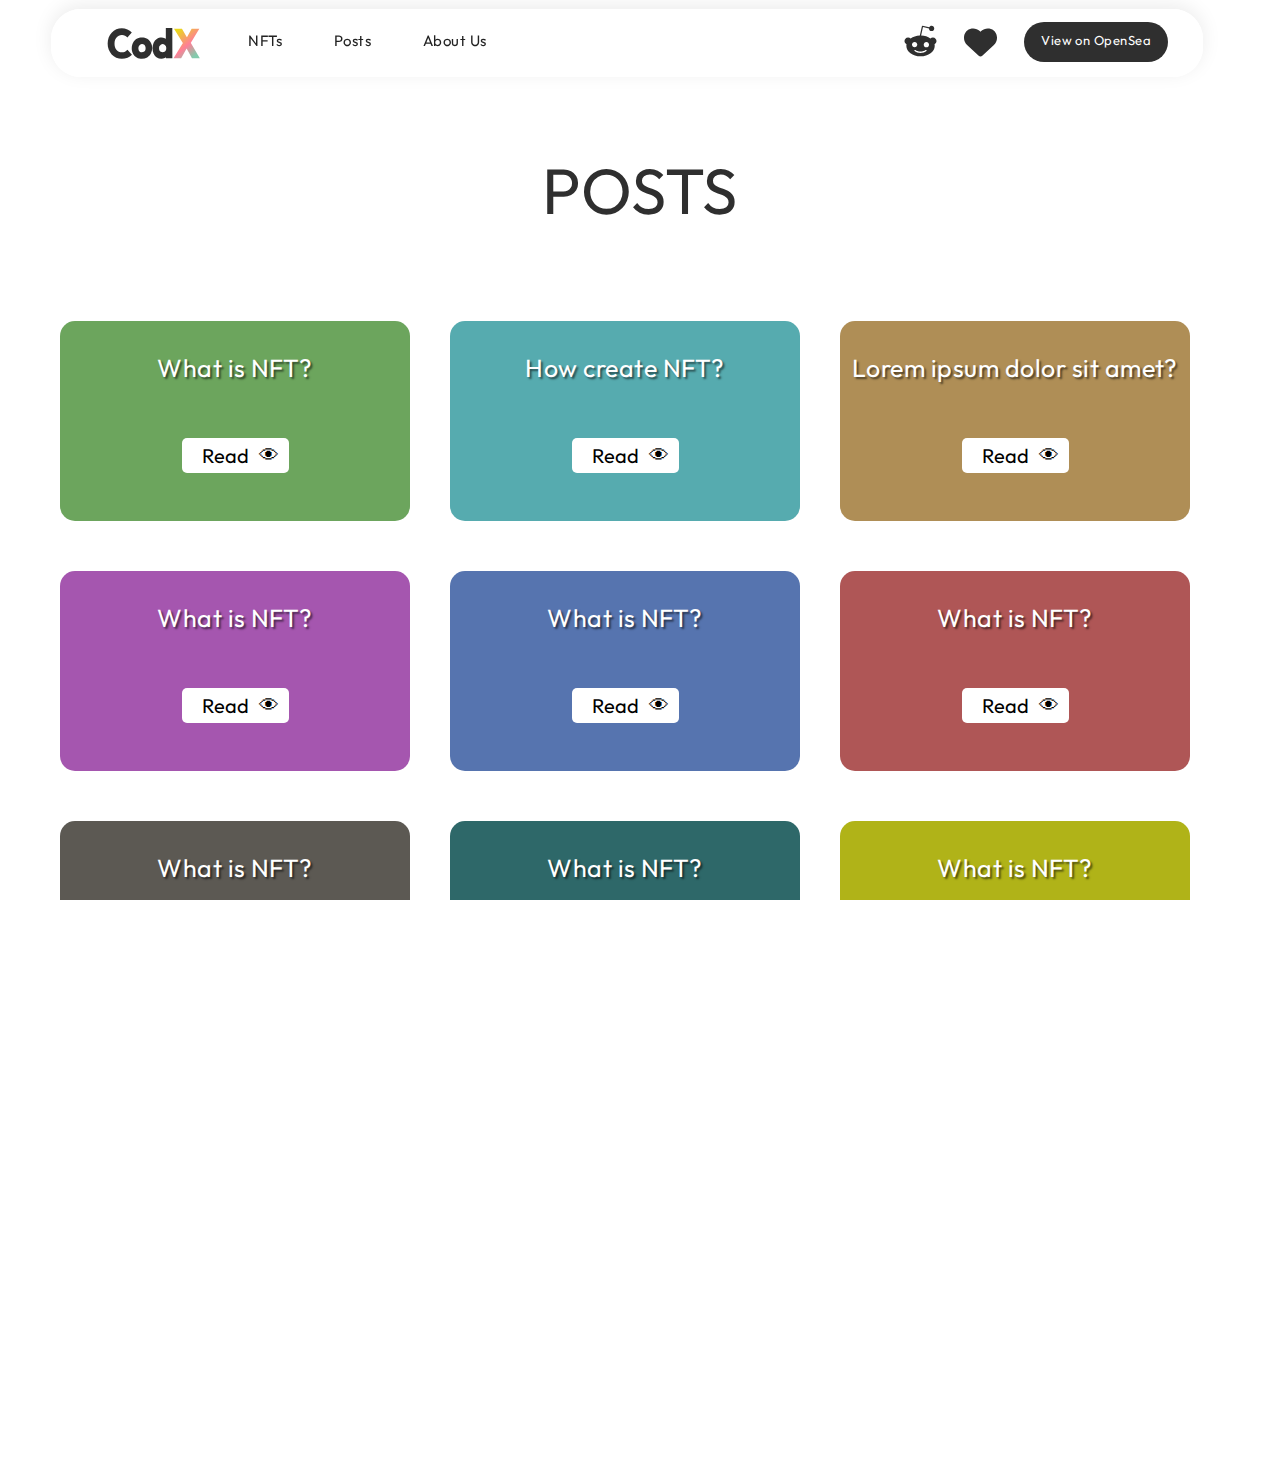
<file: posts.html>
<!DOCTYPE html>
<html lang="en">
<head>
    <meta charset="UTF-8">
    <meta http-equiv="X-UA-Compatible" content="IE=edge">
    <meta name="viewport" content="width=device-width, initial-scale=1.0">
    <title>Posts-CodX</title>
    <link rel="stylesheet" href="style.css">
</head>
<body>
    <header class="top-nav">

        <nav class="navigation">
            <nav class="logotype">
            <a href="index.html" class="logotype"><img src="img/logo.svg" alt="logotype"></a>
        </nav>
            <nav class="navbar">
            <a href="nft-page.html">NFTs</a>
            <a href="posts.html">Posts</a>
            <a href="contact.html">About Us</a>
        </nav>
            <nav class="social">
                <div class="dropdown">
            <a><img src="img/acc.svg" class="account" alt="account"></a>
            <div class="dropdown-content">
                <a href="login.html">LOGIN</a>
                <a href="register.html">JOIN US</a>
              </div>
            </div>
            <div class="cartdown">
            <button><img src="img/lover.svg"class="lover" alt="lover"></button>
            <div class="cartdown-content">
                <div data-cart-empty class="cart-no-item">
                <h2>You haven`t <br> favorites NFTs</h2>
                <img src="img/sad.svg" alt="">
                <a href="nft-page.html">Find Here</a>
            </div>
            <div id="order-form" class="cart-order-item none">
                <a href="">Place An Order</a>
                <img src="img/funny-smile.svg" alt="">
            </div>
              </div>               
            </div>
            <div class="btn">        
                <a href="https://opensea.io/" target="_blank">View on OpenSea</a>
            </div> 
            <div id="mySidenav" class="sidenav">
                <a href="javascript:void(0)" class="closebtn" onclick="closeNav()">&times;</a>
                <a href="nft-page.html">NFTs</a>
                <a href="posts.html">Posts</a>
                <a href="contact.html">About Us</a>       
                <a href="https://opensea.io/" target="_blank">View on OpenSea</a>
              </div>
              <span class="openBtn" onclick="openNav()">&#43;</span>
        </nav>
        </nav>
    </header>


<main>
    <div class="posts">
        <h1>POSTS</h1>
        <div class="posts__wrapper">
        <div class="posts__cart">
            <h4>What is NFT?</h4>
            <button data-modal-button="viewPost">Read</button>
        </div>
        <div class="posts__cart">
            <h4>How create NFT?</h4>
            <button>Read</button>
        </div>
        <div class="posts__cart">
            <h4>Lorem ipsum dolor sit amet?</h4>
            <button>Read</button>
        </div>
        <div class="posts__cart">
            <h4>What is NFT?</h4>
            <button>Read</button>
        </div>
        <div class="posts__cart">
            <h4>What is NFT?</h4>
            <button>Read</button>
        </div>
        <div class="posts__cart">
            <h4>What is NFT?</h4>
            <button>Read</button>
        </div>
        <div class="posts__cart">
            <h4>What is NFT?</h4>
            <button>Read</button>
        </div>
        <div class="posts__cart">
            <h4>What is NFT?</h4>
            <button>Read</button>
        </div>
        <div class="posts__cart">
            <h4>What is NFT?</h4>
            <button>Read</button>
        </div>
    </div>
</div>


<div id="viewPost" data-modal class="post-block hidden">
    <div class="modal-window">
        <div class="post-card">
            <div class="post-card-header">
                <h2><span>Non</span><span>-</span><span>fungible</span><span> tokens</span> (NFT)</h2>
            </div>
            <div class="post-card-wrapper">
                <div class="post-card-list">
                    <h1>NFT IT`S COOL!</h1>
                    <h3>A way to represent anything unique as an Ethereum-based asset.</h3>
                    <h3>NFTs are giving more power to content creators than ever before.</h3>
                    <h3>Powered by smart contracts on the Ethereum blockchain.</h3>
                    <h3>Lorem ipsum dolor sit amet consectetur, adipisicing elit. Saepe, odio.</h3>
                </div>
                <div class="post-card-content">
                    <img src="img/cam.svg" alt="Camera">
                </div>
            </div>
            <div class="card-main">
                <h1>Nft it`s  <span>opportunity</span></h1>
                <div class="card-main-wrapper">
                    <div class="card-main-item">
                        <h2>Painters</h2>
                        <p>Lorem ipsum dolor sit amet consectetur adipisicing elit. Nemo eligendi non reiciendis delectus aspernatur nesciunt?</p>
                        <img src="img/painters.svg" alt="">
                    </div>
                    <div class="card-main-item">
                        <h2>Investors</h2>
                        <p>Lorem ipsum dolor sit amet consectetur adipisicing elit. Dicta adipisci accusantium voluptates ipsa, nesciunt illo reiciendis, error accusamus magnam.</p>
                        <img src="img/investors.svg" alt="">
                    </div>
                    <div class="card-main-item">
                        <h2>Photographers</h2>
                        <p>Lorem ipsum dolor sit amet, consectetur adipisicing elit. Doloremque, veniam corporis? Quas ullam aliquid nobis aut et facilis reprehenderit iusto.</p>
                    <img src="img/photographes.svg" alt="">
                </div>
                    <div class="card-main-item">
                        <h2>Other people</h2>
                        <p>Lorem ipsum dolor sit amet, consectetur adipisicing elit. Doloremque, veniam corporis? Quas ullam aliquid nobis aut et facilis reprehenderit iusto.</p>
                        <img src="img/other-peoples.svg" alt="">
                    </div>
                </div>
            </div>
            <div class="card-bottom">
                <a href="nft-page.html">Buy NFT here!</a>
                <p>It`s safety!</p>
            </div>
            <button 
            data-modal-close
            type="button"
            class="btn-m btn-dark">
            <img src="img/cclose_btn.svg" alt="">
            </button>

        </div>
    </div>
</div>

</main>

<footer>
<section class="lower">
    <nav class="bottom">
        <nav class="left_side">
            <nav class="logo">
                <a href="index.html"><img src="img/logo.svg" alt="logotype"></a>
            </nav>
            <nav class="community">
                <a href="">Join the community</a>
            </nav>
            <nav class="share">
                <a href=""><img src="img/twitter.svg" alt="twitter"></a>
                <a href=""><img src="img/inst.svg" alt="instagram"></a>
                <a href=""><img src="img/facebook.svg" alt="facebook"></a>
        </nav>
        <nav class="rights">
            <h4>© 2022 All rights reserved.</h4>
        </nav>
    </nav>
    
    <nav class="left_column">
        <nav class="first__name">
        <a>Site</a></nav>
        <ul>
            <li><a href="posts.html">Posts</a></li>
            <li><a href="contact.html">About us</a></li>
            <li><a href="nft-page.html">NFTs</a></li>
        </ul>
    </nav>
    <nav class="left_column">
        <nav class="first__name">
            <a>Utility</a></nav>
        <ul>
            <li><a href="https://opensea.io/" target="_blank">OpenSea</a></li>
            <li><a href="https://status.opensea.io/" target="_blank">Lincensing</a></li>
            <li><a href="https://support.opensea.io/hc/en-us" target="_blank">404</a></li>
        </ul>
    </nav>
    
    <section class="mail">
        <h2>Stay in the loop</h2>
        <h4>Suspendisse sem neque, auctor a elementum ut, <br> varius vel leo. Donec diam arcu, porta et magna at</h4>
        <form action="php" method="get">
            <input placeholder="Your email address" type="search">
            <button type="submit">Sign up</button>
        </form>
        <address>
            <p>Created By <span>Firstov</span> Powered By <span>Webflow</span></p>
        </address>
        </section>
    </nav>
    </section>
</footer>


<script src="https://code.jquery.com/jquery-3.6.0.min.js"></script>
<script src="js/slick.min.js"></script>
<script src="js/script.js"></script>  
</body>
</html>
</file>
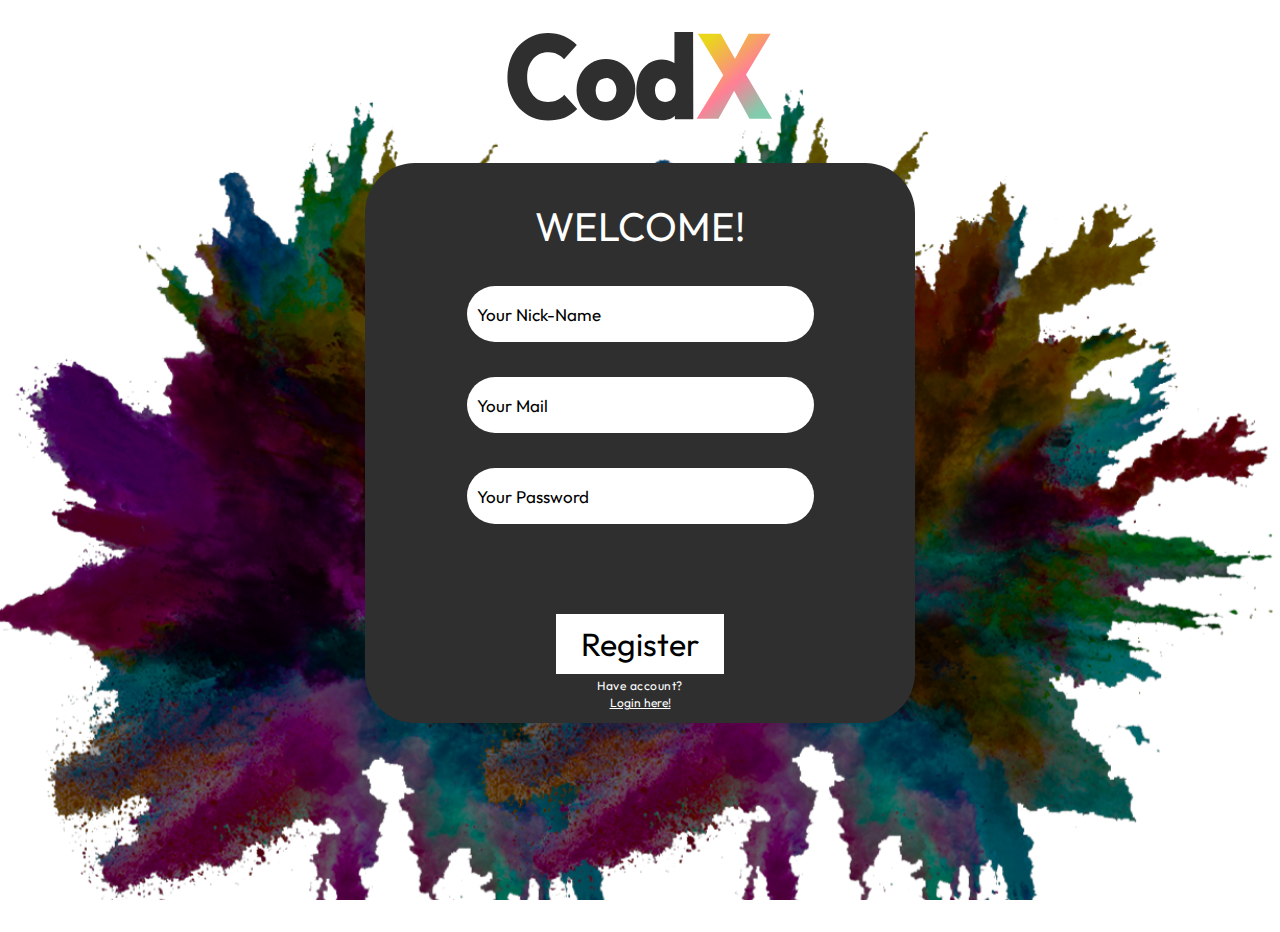
<file: register.html>
<!DOCTYPE html>
<html lang="en">
<head>
    <meta charset="UTF-8">
    <meta http-equiv="X-UA-Compatible" content="IE=edge">
    <meta name="viewport" content="width=device-width, initial-scale=1.0">
    <title>Register-CodX</title>
    <link rel="stylesheet" href="style.css">
</head>
<body>
    <main class="reg">
        <a href="index.html" class="reg-logotype"><img src="img/logo.svg" alt="logotype"></a>
        <div class="register">
            <h1>WELCOME!</h1>
            <form action="#">
                <input class="basic2" type="text" placeholder="Your Nick-Name" name="uname" required>
                <input class="basic2" type="email" placeholder="Your Mail" name="uname" required>
                <input class="basic2" type="password" placeholder="Your Password" name="psw" required>
                <button type="submit">Register</button>
            </form>
              <h5>Have account?</h5>
              <a href="login.html">Login here!</span></a>
        </div>
    </main>
</body>
</html>
</file>
<file: style.css>
@import url('https://fonts.googleapis.com/css2?family=Outfit&display=swap');


*{
	padding: 0;
	margin: 0;
	border: 0;
}
*,*:before,*:after{
	-moz-box-sizing: border-box;
	-webkit-box-sizing: border-box;
	box-sizing: border-box;
}
:focus,:active{outline: none;}
a:focus,a:active{outline: none;}
nav,footer,header,aside{display: block;}
html,body{
	height: 100%;
	width: 100%;
	font-size: 100%;
	line-height: 1;
	font-size: 14px;
	-ms-text-size-adjust: 100%;
	-moz-text-size-adjust: 100%;
	-webkit-text-size-adjust: 100%;
    position: relative;
    overflow-x: hidden;

}
input,button,textarea{font-family:inherit;}
input::-ms-clear {
    display: none;
    width: 0;
    height: 0;
  }
button{cursor: pointer;}
button::-moz-focus-inner {padding:0;border:0;}
a, a:visited{text-decoration: none;}
a:hover{text-decoration: none;}
ul li{list-style: none;}
img{vertical-align: top;}
h1,h2,h3,h4,h5,h6{font-size:inherit;font-weight: 400;}
/*--------------------*/



::-webkit-scrollbar {
    width: 8px;
  }
  
::-webkit-scrollbar-track {
    -webkit-box-shadow: 5px 5px 5px -5px rgba(34, 60, 80, 0.2) inset;
    background-color: #f9f9fd;
    border-radius: 10px;
  }
  
::-webkit-scrollbar-thumb {
    border-radius: 10px;
    background: linear-gradient(180deg, #2F2F2F, #56abaf);
  }


  .dropdown {
    position: relative;
    display: inline-block;
    width: 30px;
  }
  
  .dropdown-content {
    display: none;
    position: absolute;
    background-color: #ffffff;
    box-shadow: 0px 8px 16px 0px rgba(0,0,0,0.2);
    z-index: 1;
    left: -70px;
    top: 37px;
  }
  
  .dropdown-content a {
    padding: 20px 30px 20px 35px;
    display: block;
    font-family: 'Outfit';
    font-style: normal;
    font-weight: 400;
    font-size: 15px;
    line-height: 16px;
    letter-spacing: 0.48px;
    color: #222222;
    text-align: center;
    border-bottom: 1px solid black;
    width: 100%;
  }
  
  .dropdown-content a:last-child {
      padding-bottom: none;
      border-bottom: none;
  }

  .dropdown-content a:hover {
      background-color: #100f0f;
      color: #FFFFFF;
  }
  
  .dropdown:hover .dropdown-content {display: block;}




.navigation {
    display: flex;
    position: fixed;
    box-shadow: 0px -4px 19px rgba(0, 0, 0, 0.08);
    border-radius: 30px;
    top: 1%;
    background: rgba(255, 255, 255, 0.95);
    z-index: 10000;
    margin-left: 4%;
    width: 90%;
}

.navbar {
    padding-top: 24px;
    margin-left: 47.17px;
}

.navbar a {
    font-family: 'Outfit';
    font-style: normal;
    font-weight: 400;
    font-size: 15px;
    line-height: 16px;
    letter-spacing: 0.48px;
    color: #222222;
    margin-right: 48px;
    transition: 0.3s;
}


.navbar a:hover {
    color: #777;
}


.logotype{
    margin: 19px 0px 18px 28px;
}


.social {
    display: flex;
    padding-top: 16px;
    position: absolute;
    right: 0;
}

.social a {
    margin-right: 35px;
    transition: 0.3s;

}



.social a:hover {
    opacity: 0.7;
}

.social .lover{
    padding-top: 3px;
}

.social img {
    width: 33px;
}



.social .btn a:hover {
    background: #4b4b4b;
    color: #c4c2c2;
}


.lover img {
    position: relative;
}

.amount {
    position: absolute;
    top: 32%;
    left: 65%;
    font-size: 22px;
    color: #ff60da;
    text-shadow: 0px 0px 10px #ff60da;
}








.digital {
    display: flex;
    margin-top: 113px;
    margin-left: auto;
    margin-right: auto;
    width: 1200px;
}






.digital_title {
    padding-top: 128px;
}

.digital_title p {
    font-family: 'Outfit';
    font-style: normal;
    font-weight: 400;
    font-size: 13px;
    line-height: 14px;
    letter-spacing: 0.48px;
    color: #82CBAC;
}


.digital_title h1 {
    margin-left: -3px;
    padding-top: 1px;
    font-family: 'Outfit';
    font-style: normal;
    font-weight: 400;
    font-size: 64px;
    line-height: 64px;
    letter-spacing: 0.48px;
    color: #2F2F2F;
}

.digital_title h3 {
    padding-top: 25px;
    font-family: 'Outfit';
    font-style: normal;
    font-weight: 400;
    font-size: 17px;
    line-height: 26px;
    letter-spacing: 0.48px;
    color: #2F2F2F;
}




.digital_content {
    position: relative;
}


.digital_content_bg img{
    position: absolute;
    padding-left: 113px;
}


.digital_content_front{
    position: relative;
    padding-left: 252px;
    padding-top: 100px;
}

.digital_content_front img{
    position: absolute;
    padding-left: 19px;
}


.digital_content_bg_title {
    position: absolute;
    background: rgba(255, 255, 255, 0.85);
    box-shadow: 0px -4px 19px rgba(0, 0, 0, 0.1);
    border-radius: 30px;
    top: 33px;
    left: 66px;
    width: 105px;
    height: 33px;
}


.digital_content_bg_title img{
    padding: 5px 73px 4px 8px;
}

.digital_content_bg_title h4, h5 {
    font-family: 'Outfit';
    font-style: normal;
    font-weight: 400;
    line-height: 11px;
    letter-spacing: 0.48px;
    color: #2F2F2F;
    line-height: 11px;
}


.digital_content_bg_title h4 {
    font-size: 11px;
    padding: 4px 15px 0px 37px;
}

.digital_content_bg_title h5 {
    font-size: 9px;
    padding: 0px 23px 7px 37px;
}



.digital_content_front_title {
    position: absolute;
    background: rgba(255, 255, 255, 0.85);
    box-shadow: 0px -4px 19px rgba(0, 0, 0, 0.1);
    border-radius: 30px;
    top: 433px;
    left: 191px;
    width: 159px;
    height: 55px;
}



.digital_content_front_title h4, h5 {
    font-family: 'Outfit';
    font-style: normal;
    font-weight: 400;
    letter-spacing: 0.48px;
    color: #2F2F2F;
    line-height: 11px;
}


.digital_content_front_title h4 {
    font-size: 16px;
    line-height: 16px;
    padding: 11px 16px 0px 63px;
}

.digital_content_front_title h5{
    font-size: 11px;
    line-height: 13px;
    padding: 0px 13px 15px 63px;
}

.digital_content_front_title img {
    padding: 7px 12px 7px 11px;
}






.slider {
    margin-top: 383px;
    position: relative;
}


.slick-track {
    display: flex;
}




.slick-list {
    overflow: hidden;
    display: flex;
}


.slider .slick-arrow {
    position: absolute;
    top: 35%;
    z-index: 100;
    opacity: 0.3;
    transition: 0.2s;
}

.slider .slick-arrow.slick-prev {
    background: url('img/left-arrow.svg') no-repeat;
    left: 0;
    height: 50px;
    width: 50px;
    font-size: 0;
}   


.slider .slick-arrow.slick-next {
    background: url('img/rigth-arrow.svg') no-repeat;
    height: 50px;
    width: 50px;
    right: 0px;
    font-size: 0;
}

.slick-arrow:hover{
    opacity: 1;
}





.description {
    margin-top: 128px;
    margin-left: auto;
    margin-right: auto;
    width: 1200px;
}


.description__title {
    font-family: 'Outfit';
    font-style: normal;
    font-weight: 400;
    text-align: center;
    letter-spacing: 0.48px;
    color: #2F2F2F;
}


.description__title h2 {
    font-size: 64px;
    line-height: 64px;
}

.description__title h3 {
    font-size: 17px;
    line-height: 26px;
}






.chooseBtn button{
    font-family: 'Outfit';
    font-style: normal;
    font-weight: 400;
    font-size: 22px;
    line-height: 22px;
    text-align: center;
    letter-spacing: 0.48px;
    color: #2F2F2F;
    border: 1px solid #2F2F2F;
    border-radius: 30px;
    background: #ffffff;
    transition: 0.4s;
    margin-top: 80px;
    padding: 15px 70px;
}






.chooseBtn button:hover {
    background: #2F2F2F;
    color: #FFFFFF;
}





.description-item {
    display: flex;
    margin-top: 50px;
}

.description-content img {
    width: 560px;
    height: 400px;
}



.description-item-title {
    font-family: 'Outfit';
    padding-top: 20px;
    padding-left: 50px;
}

.description-item-title h4{
    font-weight: 400;
    font-size: 16px;
    line-height: 18px;
    letter-spacing: 0.48px;
    color: #FF7F96;
}


.description-item-title h2{
    font-weight: 400;
    font-size: 36px;
    line-height: 36px;
    letter-spacing: 0.48px;
    color: #2F2F2F;
    padding-top: 14px;
}




.description-item-title p {
    padding-top: 21px;
    font-weight: 400;
    font-size: 20px;
    line-height: 26px;
    letter-spacing: 0.48px;
    color: #2F2F2F;
} 



.work {
    display: flex;
}



.work-wrapper {
    width: 80%;
    margin-left: auto;
    margin-right: auto;
    margin-top: 300px;
}


.work__title {
    margin-left: 20px;
}

.work__title h3{
    font-family: 'Outfit';
    font-style: normal;
    font-weight: 400;
    font-size: 35px;
    line-height: 36px;
    letter-spacing: 0.48px;
    text-transform: uppercase;
    color: #2F2F2F;

}


.work__title h2 {
    padding-top: 7px;
    font-family: 'Outfit';
    font-style: normal;
    font-weight: 400;
    font-size: 48px;
    line-height: 48px;
    letter-spacing: 0.48px;
    color: #2F2F2F;
}

.work__title p {
    padding-top: 38px;
    font-family: 'Outfit';
    font-style: normal;
    font-weight: 300;
    font-size: 23px;
    line-height: 26px;
    letter-spacing: 0.48px;
    color: #2F2F2F;
    padding-bottom: 50px;
}


.work__title a {
    font-family: 'Outfit';
    font-style: normal;
    font-weight: 700;
    font-size: 15px;
    line-height: 16px;
    letter-spacing: 0.48px;
    color: #FFFFFF;
    background: #2F2F2F;
    padding: 20px 50px;
    transition: 0.3s;
}



.work__title a:hover {
    background-color: #4b4b4b;
    color: #c4c2c2;
}
  

.benefits {
    width: 1100px;
    margin-left: auto;
    margin-right: auto;
    margin-top: 250px;
    display: flex;
}


.benefits__titles {
    padding-top: 40px;
}

.benefits__titles h5 {
    font-family: 'Outfit';
    font-style: normal;
    font-weight: 400;
    font-size: 17px;
    line-height: 18px;
    letter-spacing: 0.48px;
    color: #FFFFFF;
    height: 35px;
    width: 57px;
    border-radius: 30px;
    padding: 6px 25px 11px 18px;
    margin-bottom: 5px;
}

.benefits__titles .graphic h5{
    background: #82CBAC;
}

.benefits__titles .illustration h5{
    background: #FF7F96;
}

.benefits__titles .photography h5{
    background: #EAD71B;
}

.benefits__titles h2 {
    font-family: 'Outfit';
    font-style: normal;
    font-weight: 700;
    font-size: 35px;
    line-height: 36px;
    letter-spacing: 0.48px;
    color: #2F2F2F;
    margin-bottom: 13px;
}

.benefits__titles h4 {
    font-family: 'Outfit';
    font-style: normal;
    font-weight: 400;
    font-size: 18px;
    line-height: 26px;
    letter-spacing: 0.48px;
    color: #2F2F2F;
    margin-bottom: 32px;
}

.benefits__titles h4:last-child {
    margin-bottom: none;
}



.benefits-content img{
    margin-left: 100px;
}




.join {
    margin-top: 204px;
    width: 80%;
    margin-left: auto;
    margin-right: auto;
    background: #82CBAC;
    position: relative;
    padding: 50px 30px;
    display: flex;
    border-radius: 30px;
    text-align: center;
    align-items: center;
    justify-content: center;
}



.join__info {
    font-family: 'Outfit';
    font-style: normal;
    font-weight: 400;
    letter-spacing: 0.48px;
    color: #2F2F2F;
}

.join__info h2 {
    font-size: 64px;
    line-height: 64px;
    margin-bottom: 40px;
}

.join__info p {
    font-size: 20px;
    line-height: 26px;
    margin-bottom: 40px;
}

.join__info a {
    font-size: 15px;
    line-height: 16px;
    color: #FFFFFF;
    background: #2F2F2F;
    padding: 10px 30px;
    transition: 0.3s;
}

.join__info a:hover {
    color: #c4c2c2;
    background: #4b4b4b;
}










.collections-title h1 {
    font-family: 'Outfit';
    font-style: normal;
    font-weight: 400;
    font-size: 63px;
    line-height: 64px;
    letter-spacing: 0.48px;
    color: #2F2F2F;
    margin-bottom: 73px;
    text-align: center;
    margin-top: 200px;
}




.collections__button a{
    font-family: 'Outfit';
    font-style: normal;
    font-weight: 700;
    font-size: 14px;
    line-height: 16px;
    letter-spacing: 0.48px;
    color: #FFFFFF;
    margin-top: 76px;
    background: #2F2F2F;
}


.btn2 {
    color: #FFFFFF;
    background: #2F2F2F;
    font-family: 'Outfit';
    font-style: normal;
    font-weight: 700;
    font-size: 14px;
    line-height: 16px;
    letter-spacing: 0.48px;
    color: #FFFFFF;
    padding: 20px 50px;
    transition: 0.3s;
    text-align: center;
    margin-left: auto;
    align-items: center;
    margin-right: auto;
    display: flex;
}


.btn2:hover {
    background: #4b4b4b;
    color: #c4c2c2;
}

.top {
    margin-top: 295px;
    margin-left: 184px;
    margin-right: 184px;
    position: relative;
}

.top__upper, .top__lower {
    display: flex;
}

.top h1 {
    font-family: 'Outfit';
    font-style: normal;
    font-weight: 400;
    font-size: 63px;
    line-height: 64px;
    text-align: center;
    letter-spacing: 0.48px;
    color: #2F2F2F;
    padding-bottom: 25px;
}



.top .view:hover {
    background-color: #cecccc;
    border-radius: 50%;
}

.top .lock:hover {
    -webkit-transform: rotate(180deg);
}



.top .view2:hover {
    background-color: #cecccc;
    border-radius: 50%;
}






.cart__content {
    display: flex;
    padding-top: 20px;
    padding-left: 20px;


}

.cart__content h3, h4 {
    padding-top: 7px;
    font-family: 'Outfit';
    font-style: normal;
    line-height: 18px;
    letter-spacing: 0.48px;
    color: #2F2F2F;
}

.cart__content h3 {
    font-weight: 400;
    font-size: 16px;
    padding-right: 8px;
}

.cart__content h4 {
    font-weight: 700;
    font-size: 17px;
    padding-right: 49px;
}

.cart__content input {
    margin-right: 8px;
    -webkit-transition: 0.4s ease;
}




.cart__content img:last-child {
    padding-right: none;
}

.btn3 {
    color: #FFFFFF;
    background: #2F2F2F;
    position: absolute;
    top: 745px;
    left: 520px;
    height: 44px;
    width: 134px;
    font-family: 'Outfit';
    font-style: normal;
    font-weight: 700;
    font-size: 14px;
    line-height: 16px;
    letter-spacing: 0.48px;
    color: #FFFFFF;
    padding: 12px 40px 16px 40px;
    transition: 0.3s;
}

.btn3:hover {
    background: #4b4b4b;
    color: #c4c2c2;
}

.top__upper .cart, .top__lower .cart {
    padding-left: 38px;
}

.top__upper {
    padding-bottom: 62px;
}

.top__upper .cart:last-child {
    padding-left: none;
}



.top_lower .cart {

    padding-left: 38px;
}

.top_lower .cart:last-child {
    padding-left: none;
}





.sidenav {
    height: 100%; /* 100% Full-height */
    width: 0; /* 0 width - change this with JavaScript */
    position: fixed; /* Stay in place */
    z-index: 1; /* Stay on top */
    top: 0; /* Stay at the top */
    right: 0;
    background-color: #111; /* Black*/
    overflow-x: hidden; /* Disable horizontal scroll */
    padding-top: 60px; /* Place content 60px from the top */
    transition: .5s; /* 0.5 second transition effect to slide in the sidenav */
}

/* The navigation menu links */
.sidenav a {
    padding: 8px 8px 8px 32px;
    text-decoration: none;
    font-size: 25px;
    color: #fff;
    display: block;
    text-align: center;
    transition: 0.3s;
}



.sidenav .view-opensea:hover {
    background: #4b4b4b;
    color: #c4c2c2;
}


/* When you mouse over the navigation links, change their color */
.sidenav a:hover {
    color: #f1f1f1;
}

/* Position and style the close button (top right corner) */
.sidenav .closebtn {
    position: absolute;
    top: 0;
    right: 0;
    font-size: 36px;
}

.openBtn {
    font-size: 38px;
    cursor: pointer;
    margin-right: 40px;
    display: none;
    margin-top: -2px;
    font-weight: 550;
    color: #2a2a2a;
}



.faq {
    margin-top: 196px;
}

.faq h2 {
    font-family: 'Outfit';
    font-style: normal;
    font-weight: 400;
    font-size: 64px;
    line-height: 64px;
    letter-spacing: 0.48px;
    color: #2F2F2F;
    margin-bottom: 73px;
    text-align: center;
}


.accordion {
    background-color: rgb(255, 255, 255);
    cursor: pointer;
    padding: 18px;
    width: 50%;
    text-align: left;
    border: none;
    outline: none;
    transition: 0.7s;
    margin-left: auto;
    margin-right: auto;
    display: flex;
    position: relative;
  }

  .accordion {
    font-family: 'Outfit';
    font-style: normal;
    font-weight: 700;
    font-size: 22px;
    line-height: 24px;
    letter-spacing: 0.48px;
    color: #2F2F2F;
  }

  
  .accordion:after {
    content: '\0276F';
    font-size: 28px;
    color: #777;
    right: 0;
    color: #79AF98;
    transform: rotate(90deg);
    animation-name: acordclose;
    animation-duration: 0.2s;
    position: absolute;
  }
  
  .active:after {
    content: "\0276F"; 
    transform: rotate(270deg);
    animation-name: acord;
    animation-duration: 0.2s;
    
  }

@keyframes acordclose {
    0% {
        transform: rotate(270deg);
    }
    100%{
        transform: rotate(90deg);
    }
    }



@keyframes acord {
    0% {
        transform: rotate(90deg);
    }
    100%{
        transform: rotate(270deg);
    }
}

  .panel {
    padding: 0 18px;
    background-color: white;
    max-height: 0;
    overflow: hidden;
    transition: max-height 0.2s ease-out;
    margin-left: 184px;
    width: 50%;
    height: 101px;
    margin-left: auto;
    margin-right: auto;
    display: flex;
  }

  .panel p {
    font-family: 'Outfit';
    font-style: normal;
    font-weight: 400;
    font-size: 18px;
    line-height: 24px;
    letter-spacing: 0.48px;
    color: rgb(81, 81, 81);

  }



  .fade-block {
    position: fixed;
    top: 0;
    left: 0;
    bottom: 0;
    right: 0;
    z-index: 99999;
    background-color: rgba(84, 87, 85, 0.91);
    animation-name: fadeModal;
    animation-duration: 0.5s;
}

.modal-window {
    position: absolute;
    left: 50%;
    top: 50%;
    transform: translate(-50%, -50%);
}

.card {
    width: 1250px;
    height: 650px;
    position: relative;
}

.content-hidden {
    display: none;
}

.hidden {
    display: none;
}



@keyframes fadeModal {
    0%{
        opacity: 0;
        transform: translate3d(0px, 0px, 0px);
    }
    100%{
        opacity: 100%;
        transform: none;
    }
}


.card-body img {
    width: 790px;
    height: 500px;
    position: absolute;
    top: 70px;
    left: 0;
    border-radius: 75px;
}
  
.card-header h1{
    color: #FFFFFF;
    font-size: 30px;
    position: absolute;
    top: 90px;
    right: 16.5%;
    text-shadow: 5px 3px 5px rgb(0, 0, 0), 0 0 1em rgb(0, 0, 0), 0 0 0.2em rgb(0, 0, 0);
}


.card-body .btn{
    position: absolute;
    right: 410px;
    top: 0;
}

.card-body .btn img{
    height: 39px;
}

.card-body .btn img:hover {
    opacity: 0.5;
    transition: 0.2s;
}


.product-price {
    color: #ff009d;
    min-width: 40px;
    max-width: 40px;
    padding-top: 11.5px;
    font-size: 17px;
    font-weight: 550;
    max-width: 40px;
    display: flex;
}

.product-price span {
    padding-top: 3px;
    font-size: 13px;
    color: #ff009d;
    padding-left: 2px;
}



.card-body p {
    position: absolute;
    color: #ffffff;
    top: 150px;
    max-width: 450px;
    right: 0;
    font-family: 'Outfit';
    font-style: normal;
    font-weight: 400;
    font-size: 21px;
    line-height: 30px;
    letter-spacing: 0.48px;
    text-shadow: 2px 2px 2px rgb(105, 1, 84), 0 0 1em rgb(105, 1, 84), 0 0 0.1em rgb(105, 1, 84);
}


.card-body a {
    color: #FFFFFF;
    background-color: #69d6dc;
    position: absolute;
    top: 500px;
    right: 46px;
    font-family: 'Outfit';
    font-style: normal;
    font-weight: 400;
    font-size: 21px;
    line-height: 24px;
    letter-spacing: 0.48px;

    padding: 15px 30px;
    transition: 0.5s;
}


.card-body a:hover {
    background-color: #56abaf;
    color: #c4c2c2;
}



.card-body h4 {
    color: #fff;
    font-size: 18px;
    position: absolute;
    width: 300px;
    right: 105px;
    top: 510px;
}

.card .eth {
    height: 40px;
    position: absolute;
    right: 414px;
    top: 505px;
}





.card-body h4 span {
    color: #ff009d;
    text-shadow: 1px 1px 1px rgb(96, 46, 46), 0 0 1em rgb(255, 0, 204), 0 0 0.1em rgb(154, 0, 171);

}









.bottom {
    margin-top: 219px;
    display: flex;
    height: 220px;
    margin-left: auto;
    width: 1100px;
    margin-right: auto;
}


.community a {
    font-family: 'Outfit';
    font-style: normal;
    font-weight: 400;
    font-size: 20px;
    line-height: 20px;
    letter-spacing: 0.48px;
    color: #2F2F2F;
    transition: 0.3s;
}

.community a:hover {
    color: #777;
}

.logo {
    padding-bottom: 46px;
}

.share{
    padding-top: 23px;
}


.share a {
    margin-right: 25px;
    transition: 0.3s;
}

.share a:hover {
    opacity: 0.7;
}

.bottom .rights h4{
    padding-top: 46px;
    font-family: 'Outfit';
    font-style: normal;
    font-weight: 450;
    font-size: 13px;
    line-height: 16px;
    letter-spacing: 0.48px;
    color: #2F2F2F;
}


.left_column {
    padding-left: 91px;
}


.left_column a{
    font-family: 'Outfit';
    font-style: normal;
    font-weight: 400;
    font-size: 15px;
    line-height: 16px;
    letter-spacing: 0.48px;
    color: #2F2F2F;
    transition: 0.3s;
}

.left_column a:hover {
    color: #777;
}

.left_column ul li {
    padding-bottom: 8px;
}

.left_column .first__name{
    padding-bottom: 9px;
}
.left_column .first__name a {
    font-size: 20px;
    line-height: 20px;
    font-weight: 600;
}

.mail {
    padding-left: 128px;
}

.mail h2, h4 {
    font-family: 'Outfit';
    font-style: normal;
    font-weight: 400;
    letter-spacing: 0.48px;
    color: #2F2F2F;
}

.mail h2 {
    font-size: 35px;
    line-height: 29px;
}


.mail h4 {
    font-size: 18px;
    line-height: 26px;
}


.mail form {
    padding-top: 16px;
}

.mail input:focus {
    border: 1px solid black;
}

.mail input {
    background: #e0e0e0;
    border-radius: 20px;
    width: 327px;
    height: 40px;
    font-family: 'Outfit';
    font-style: normal;
    font-weight: 400;
    font-size: 14px;
    line-height: 16px;
    letter-spacing: 0.48px;
    padding-left: 32px;
}

.view2 {
    margin-left: 20px;
}


input:-ms-input-placeholder {
    padding-left: 32px;
  }

.mail button {
    background: #2F2F2F;
    border-radius: 20px;
    color: #FFFFFF;
    font-family: 'Outfit';
    font-style: normal;
    font-weight: 700;
    font-size: 14px;
    line-height: 16px;
    transition: 0.3s;
    padding: 11px 15px;
}

.mail button:hover {
    background: #4b4b4b;
    color: #c4c2c2;
}

.mail p {
    padding-top: 41px;
    font-family: 'Outfit';
    font-style: normal;
    font-weight: 400;
    font-size: 15px;
    line-height: 16px;
    letter-spacing: 0.48px;
    color: #2F2F2F;
    padding-left: 15px;
}

.mail p span {
    color: #FF7F96;
}





.slider__item img{
    width: 100%;
}


.description__content__main {
    display: flex;

}



.single-slider .slick-dots {
    position: absolute;
    display: flex;
}

.single-slider .slick-dots li {
    list-style: none;

}

.single-slider .slider-dots__item .slick-active{
    background: #222222;
}



.single-slider {
    display: flex;
    margin-left: auto;
    margin-right: auto;
    margin-top: 70px;
    width: 1200px;
}





.show {
    font-family: 'Outfit';
    font-style: normal;
    font-weight: 700;
    font-size: 26px;
    line-height: 26px;
    letter-spacing: 0.48px;
    color: #ffffff;
    background: #2F2F2F;
    text-align: center;
    transition: 0.3s;
    margin-top: 10px;
    margin: auto;
    display: flex;
    padding: 15px;
}

.show:hover {
    background: #4b4b4b;
    color: #c4c2c2;
}

@keyframes showCollect {
    0%{
        opacity: 0;
        transform: translate3d(0px, -100px, 0px);
    }
    100%{
        opacity: 1;
        transform: none;
    }
}






.all__collections {
    margin-top: 150px;
}

.all__collections h1 {
    font-family: 'Outfit';
    font-style: normal;
    font-weight: 400;
    font-size: 63px;
    line-height: 64px;
    text-align: center;
    letter-spacing: 0.48px;
    color: #2F2F2F;
    padding-bottom: 65px;
}

.all__collections-wrapper {
    display: flex;
    flex-wrap: wrap;
    width: 1100px;
    margin-left: auto;
    margin-right: auto;
}


.all__collections-item {
    padding-right: 8px;
    padding-bottom: 50px;
}

.all__collections-item img {
    border-top-left-radius: 25px;
    border-top-right-radius: 25px;
}

.all__collections-item:last-of-type {
    padding-right: 0;
}

.all__collections-item h3 {
    font-family: 'Outfit';
    font-style: normal;
    font-weight: 700;
    font-size: 26px;
    line-height: 26px;
    letter-spacing: 0.48px;
    color: #2F2F2F;
    padding-top: 10px;
}

.hide-item {
    display: flex;
}

.hide-item.hide-collections {
    display: none;
}















.all-nfts {
    margin-top: 150px;
    position: relative;

}

.all-nfts__title {
    font-family: 'Outfit';
    font-style: normal;
    font-weight: 400;
    font-size: 63px;
    line-height: 64px;
    text-align: center;
    justify-content: center;
    align-items: center;
    letter-spacing: 0.48px;
    color: #2F2F2F;
    margin-bottom: 73px;
}


.all-nfts form input {
    width: 536px;
    height: 56px;
    background: #2F2F2F;
    border-radius: 67px;
    box-shadow: 2px 2px 2px 2px #00000040;
    margin-top: 100px;
    color: #FFFFFF;
    padding-left: 30px;
    font-size: 15px;
    font-family: 'Outfit';
}

.all-nfts form ::placeholder {
    font-size: 15px;
    color: #FFFFFF;
}

.all-nfts form button {
    background: none;
    transition: 0.3s;
    position: absolute;
    top: 175px;
    padding-left: 10px;
}

.all-nfts form button:hover {
    opacity: 0.7;
}


.filters {
    margin-top: 140px;
    justify-content: center;
    align-items: center;
    text-align: center;
}

.filters button {
    font-family: 'Outfit';
    font-size: 17px;
    color: #2F2F2F;
    transition: 0.3s;
    box-shadow: 1px 1px 1px 1px #00000040;
}


.filters button:hover {
    opacity: 0.7;
}


.filters .collect {
    background: #A09637;
    border-radius: 20px;
    width: 159px;
    height: 44px;
}



.filters .future {
    background: #FF5B83;
    border-radius: 20px;
    width: 106px;
    height: 44px;
}


.filters .animals {
    background: #76DDBE;
    border-radius: 20px;
    width: 131px;
    height: 44px;
}


.filters .ar {
    background: #5C9EDC;
    border-radius: 20px;
    width: 83px;
    height: 44px;
}


.filters .photo {
    background: #8B88FA;
    border-radius: 20px;
    width: 171px;
    height: 44px;
}

.filters .paint {
    background: #E270E4;
    border-radius: 20px;
    width: 83px;
    height: 44px;
}
.filters .sort {
    width: 103px;
    height: 44px;
    background: #6CA55D;
    border-radius: 20px;
}


.filters .all {
    background: #d74141;
    width: 83px;
    height: 44px;
    border-radius: 20px;
}


.top2 {
    margin-top: 125px;
    margin-right: 184px;
    position: relative;
    margin-left: -100px;
}


.top__upper2 .cart {
    padding-left: 50px;
}

.top__lower2 .cart {
    padding-left: 50px;
    padding-top: 75px;
}


.top__upper2, .top__lower2 {
    display: flex;
}


.top2 .view:hover {
    background-color: #cecccc;
    border-radius: 50%;
}

.top2 .lock:hover {
    -webkit-transform: rotate(180deg);
}



.top2 .view2:hover {
    background-color: #cecccc;
    border-radius: 50%;
}





.log {
    background: url('img/registr-bg.svg') no-repeat;
    background-size: cover;
    height: inherit;
}

.log-logotype img{
    height: 89px;
    width: 469px;
    margin-top: 32px;
    margin-bottom: 42px;
    display: flex;
    margin-left: auto;
    margin-right: auto;
    
}


.login {
    position: relative;
    background: #2F2F2F;
    width: 550px;
    height: 560px;
    border-radius: 50px;
    margin-left: auto;
    margin-right: auto;
}

.login form{
    display: flex;
    flex-direction: column;
    align-items: center;
    justify-content: center;
}


.login h1 {
    font-family: 'Outfit';
    font-style: normal;
    font-weight: 400;
    font-size: 40px;
    line-height: 50px;
    text-align: center;
    color: #FFFFFF;
    padding-top: 38px;
}

.login .basic {
    width: 347px;
    height: 56px;
    border-radius: 50px;
    margin-top: 55px;
    display: flex;
    margin-left: auto;
    margin-right: auto;
    padding-left: 10px;
}



.login input {
    font-family: 'Outfit';
    font-size: 17px;
    color: black;

}

.login input::placeholder {
    color: black;
}


.login button {
    font-family: 'Outfit';
    font-style: normal;
    font-weight: 400;
    font-size: 32px;
    line-height: 40px;
    text-align: center;
    background: #FFFFFF;
    transition: 0.3s;
    padding: 10px 30px;
    margin-top: 100px;
}


.login button:hover {
    opacity: 0.5;
}


.login label{
    font-family: 'Outfit';
    font-style: normal;
    font-weight: 400;
    font-size: 14px;
    line-height: 23px;
    color: #FFFFFF;
    margin-top: 10px;
} 






.login h4 {
    font-family: 'Outfit';
    font-style: normal;
    font-weight: 400;
    font-size: 12px;
    line-height: 23px;
    text-align: center;
    color: #FFFFFF;
}


.login a {
    font-family: 'Outfit';
    font-style: normal;
    font-weight: 400;
    font-size: 12px;
    text-decoration: underline;
    color: #FFFFFF;
    display: flex;
    justify-content: center;
}






.reg {
    background: url('img/registr-bg.svg') no-repeat;
    background-size: cover;
    height: inherit;
}

.reg-logotype img{
    height: 89px;
    width: 469px;
    margin-top: 32px;
    margin-bottom: 42px;
    margin-left: auto;
    margin-right: auto;
    display: flex;
}


.register {
    position: relative;
    background: #2F2F2F;
    width: 550px;
    height: 560px;
    border-radius: 50px;
    margin-left: auto;
    margin-right: auto;
}

.register form{
    display: flex;
    flex-direction: column;
    justify-content: center;
    align-items: center;
    text-align: center;
}


.register h1 {
    font-family: 'Outfit';
    font-style: normal;
    font-weight: 400;
    font-size: 40px;
    line-height: 50px;
    text-align: center;
    color: #FFFFFF;
    padding-top: 38px;
}

.register .basic2 {
    width: 347px;
    height: 56px;
    border-radius: 50px;
    margin-top: 35px;
    margin-left: auto;
    margin-right: auto;
    display: flex;
    padding-left: 10px;
}



.register input {
    font-family: 'Outfit';
    font-size: 17px;
    color: black;

}

.register input::placeholder {
    color: black;
}


.register button {
    font-family: 'Outfit';
    font-style: normal;
    font-weight: 400;
    font-size: 32px;
    line-height: 40px;
    text-align: center;
    background: #FFFFFF;
    padding: 10px 25px;
    transition: 0.3s;
    margin-top: 90px;
}


.register button:hover {
    opacity: 0.5;
}


.register .regg{
    font-family: 'Outfit';
    font-style: normal;
    font-weight: 400;
    font-size: 14px;
    line-height: 23px;
    text-align: center;
    color: #FFFFFF;
    position: absolute;
    top: 372px;
    left: 118px;
} 

.register .psww a{
    font-family: 'Outfit';
    font-style: normal;
    font-weight: 400;
    font-size: 14px;
    line-height: 23px;
    text-align: center;
    color: #FFFFFF;
    position: absolute;
    top: 373px;
    left: 318px;
}



.register h5 {
    font-family: 'Outfit';
    font-style: normal;
    font-weight: 400;
    font-size: 12px;
    line-height: 23px;
    text-align: center;
    color: #FFFFFF;
}


.register a {
    font-family: 'Outfit';
    font-style: normal;
    font-weight: 400;
    font-size: 12px;
    text-decoration: underline;
    color: #FFFFFF;
    display: flex;
    justify-content: center;
}









.sortdown {
    position: relative;
    display: inline-block;
  }
  
  .sortdown-content {
    display: none;
    position: absolute;
    width: 100px;
    box-shadow: 0px 8px 16px 0px rgba(0,0,0,0.2);
    z-index: 1;
    left: 5px;
    top: 45px;
    background: #6CA55D;
  }

.sortdown-content button {
    width: 100%;
    margin-left: 0px;
    background: #a6cb9c;
    padding-top: 10px;
    padding-bottom: 10px;
}

.sortdown-content button:hover {
    color: #FFFFFF;
    background: rgb(30, 106, 30);
}


  .sortdown:hover .sortdown-content {display: block;}




.container {
    position: relative;
    margin-top: 180px;
    width: 1150px;
    margin-left: auto;
    margin-right: auto;
}

.container.nft {
    flex-wrap: wrap;
    display: flex;
    margin-top: 31px;

}

.container-wrapper {
    display: flex;
    flex-wrap: wrap;
    margin-top: 70px;
    margin-left: auto;
    margin-right: auto;
}

.container-wrapper {
    background: url('img/all-img.jpg');
    background-size: cover;
    background-attachment: fixed;
    width: 90%;
    height: 500px;
    backdrop-filter: blur(2px);
}



.container-title {
    font-family: 'Outfit';
    font-style: normal;
    font-weight: 400;
    font-size: 63px;
    line-height: 48px;
    letter-spacing: 0.48px;
    color: #2F2F2F;
    text-align: center;
}   

.btn4 {
    background: #2F2F2F;
    font-family: 'Outfit';
    font-style: normal;
    font-weight: 700;
    font-size: 14px;
    line-height: 16px;
    letter-spacing: 0.48px;
    color: #FFFFFF;
    padding: 10px 30px;
    transition: 0.3s;
    margin-left: auto;
    margin-right: auto;
    display: flex;
    margin-top: 450px;
    text-align: center;
    justify-content: center;
    align-items: center;
}

.btn4:hover {
    background: #890b4c;
    color: gray;
}

.container__card {
    padding-bottom: 50px;
    padding-left: 38px;
}

.card__title {
    display: flex;
    padding-top: 10px;
}

.card__title h2{
    padding-top: 10px;
    font-family: 'Outfit';
    font-style: normal;
    font-weight: 550;
    font-size: 18px;
    text-align: center;
    letter-spacing: 0.48px;
    color: #2F2F2F;
    max-width: 175px;
    min-width: 175px;
    margin-right: 10px;
}

.card__title input {
    transition: 0.3s;
    margin-right: 5px;
}


.card__title input:last-child {
    margin-right: none;
}

.look {
    margin-left: 23px;
}


.look:hover{
    background-color: #cecccc;
    border-radius: 50%;
}

.favorit {
    background: url('img/lock_btn.svg');
    width: 38px;
    height: 38px;
    background-size: cover;
    background-repeat: no-repeat;
    transition: 0.3s;
}

.favorit.tap {
    background: url('img/checkmark.svg');
    width: 38px;
    height: 38px;
    background-size: cover;
    background-repeat: no-repeat;
    transition: 0.7s;
}

.favorit.tap:hover {
    transform: rotate(0deg);
}

.favorit:hover {
    transform: rotate(180deg);
    cursor: pointer;
}



.hide {
    display: none;
}


.chooseonebtn.use{
    background: #2F2F2F;
    color: #FFFFFF;
}

.posts {
    margin-top: 150px;
}

.posts h1{
    font-family: 'Outfit';
    font-style: normal;
    font-weight: 400;
    font-size: 64px;
    line-height: 81px;
    text-align: center;
    color: #2F2F2F;
}


.posts__wrapper {
    display: flex;
    flex-wrap: wrap;
    position: relative;
    max-width: 1240px;
    margin-left: auto;
    margin-right: auto;
    margin-top: 40px;
}

.posts__cart {
    margin-left: 40px;
    margin-top: 50px;
    width: 350px;
    height: 200px;
    border-radius: 15px;
    padding: 20px 10px;
}

.posts__cart:nth-child(1) {
    background: #6CA55D;
}

.posts__cart:nth-child(2) {
    background: #56abaf;
}

.posts__cart:nth-child(3) {
    background: #af8e56;
}

.posts__cart:nth-child(4) {
    background: #a556af;
}

.posts__cart:nth-child(5) {
    background: #5674af;
}


.posts__cart:nth-child(6) {
    background: #af5656;
}

.posts__cart:nth-child(7) {
    background: #5c5953;
}

.posts__cart:nth-child(8) {
    background: #2e6869;
}

.posts__cart:nth-child(9) {
    background: #b0b318;
}



.posts__cart img {
    padding: 12px 44px 0px 54px;
}


.posts__cart h4 {
    font-family: 'Outfit';
    font-style: normal;
    font-weight: 400;
    font-size: 25px;
    line-height: 40px;
    text-align: center;
    color: #ffffff;
    text-shadow: 2px 2px 2px rgba(0, 0, 0, 0.55);
    padding-bottom: 50px;
}


.posts__cart button {
    font-family: 'Outfit';
    font-style: normal;
    font-weight: 400;
    font-size: 20px;
    text-align: center;
    color: #000000;
    background: #ffffff;
    transition: 0.3s;
    padding: 5px 40px 5px 20px;
    border-radius: 5px;
    display: flex;
    margin: auto;
    position: relative;
}

.posts__cart button::after {
    content: '👁';
    position: absolute;
    color: black;
    right: 10px;
    top: 4px;
}

.posts__cart button:hover {
    background: #cccccc;
    color: rgb(69, 68, 68);
}


.post-block {
    position: fixed;
    top: 0;
    left: 0;
    bottom: 0;
    right: 0;
    z-index: 99999;
    background-color: #fff;
    animation-name: fadeModal;
    animation-duration: 0.5s;
    width: 100%;
    height: 100%;
}

.post-block .modal-window {
    width: 100%;
    height: 100%;
    overflow: auto;
    position: static;
    transform: none;
}

.post-card {
    position: relative;
}


.post-card-header {
    text-align: center;
    margin-top: 20px;
    font-size: 33px;
    color: #68bdc0;
}

.post-card-header span:nth-child(1) {
    color: #4b3db5;
}

.post-card-header span:nth-child(2) {
    color: #10ca89;
}
.post-card-header span:nth-child(3) {
    color: #cb2bc3;
}

.post-card-header span:nth-child(4) {
    color: #10ca89;
}

.post-card-header::after {
    content: '';
    width: 100%;
    height: 2px;
    background: #9810ca;
    display: block;
    box-shadow: 0px 0px 15px rgb(255, 23, 209);
    margin-top: 25px;
}


.post-card-wrapper {
    display: flex;
    margin-left: auto;
    margin-right: auto;
    width: 1100px;
}

.post-card-content img {
    height: 460px;
    margin-top: 70px;
    margin-left: 100px;
}

.post-card-list {
    margin-top: 110px;
    font-family: 'Inter';
    max-width: 500px;
    box-shadow: 0px 0px 12px 10px rgba(0, 0, 255, .2);
    padding: 40px;
    max-height: 400px;
}


.post-card-list h1 {
    font-size: 33px;
    color: #9810ca;
    padding-bottom: 40px;
    font-weight: 550;
}

.post-card-list h3{
    font-size: 19px;
    position: relative;
    padding-top: 20px;
    font-style: italic;
}

.post-card-list h3::before {
    content: '';
    width: 12px;
    height: 12px;
    border-radius: 100%;
    position: absolute;
    left: -22px;
    top: 24px;
    background: #9810ca;
    box-shadow: 0px 0px 5px rgb(255, 23, 209);
}


.post-card .btn-m {
    background: none;
    position: fixed;
    top: 20px;
    right: 30px;
    transition: 0.3s;
}

.post-card .btn-m img{
    width: 40px;
    height: 40px;
}


.post-card .btn-m:hover {
    opacity: 0.7;
}


.card-main {
    margin-top: 150px;
}

.card-main h1 {
    text-align: center;
    font-size: 40px;
}

.card-main h1 span {
    color: #4b3db5;
}

.card-main-wrapper {
    display: flex;
    margin-top: 100px;
    width: 1110px;
    margin-left: auto;
    margin-right: auto;
}

.card-main-item {
    padding-left: 10px;
}

.card-main-item:first-of-type {
    padding-left: 0;
}


.card-main-item h2 {
    font-size: 35px;
    text-decoration: underline 2px #4b3db5;
}

.card-main-item h2::first-letter {
    color: #4b3db5;
}

.card-main-item p {
    width: 250px;
    min-height: 200px;
    height: 200px;
    font-size: 20px;
    padding-top: 30px;
    padding-bottom: 5px;
}

.card-bottom {
    margin-top: 100px;
    width: 70%;
    background: #4b3db5;
    margin-left: auto;
    margin-right: auto;
    padding: 50px;
    text-align: center;
    border-radius: 25px;
}

.card-bottom a {
    color: #fff;
    font-size: 40px;
}

.card-bottom p {
    color: #ffffff;
    font-size: 30px;
    padding-top: 40px;
}


.card-main-item img{
    width: 270px;
    filter: brightness(70%);
    transition: 0.3s;
}

.card-main-item img:hover {
    filter: brightness(100%);
}


.cartdown {
    position: relative;
    display: inline-block;
    width: 30px;
    margin-left: 30px;
  }

  .cartdown-content.usage {
    display: block;
    animation-name: cartAnimOpen;
	animation-direction: alternate;
	animation-duration: 3s;
    transition: 3s;
}
  
  
  @keyframes cartAnimOpen{
    0% {
        display: none;
        transform: translateY(-5%);
      }
      100% {
        display: block;
        transform: translateY(0);
      }
  }




  .cartdown-content {
    display: none;
    position: absolute;
    background-color: #ffffff;
    box-shadow: 0px 8px 16px 0px rgba(0,0,0,0.2);
    z-index: 1;
    left: -160px;
    top: 38px;
    overflow-y:scroll;
    max-height: 400px;
    max-width: 340px;
    width: 340px;
    min-height: 100px;
  }


  .cartdown-content h2 {
    padding: 10px 10px 20px 15px;
    display: block;
    font-family: 'Outfit';
    font-style: normal;
    font-weight: 400;
    font-size: 15px;
    line-height: 16px;
    letter-spacing: 0.48px;
    color: #222222;
    text-align: center;
    border-bottom: 1px solid black;
    width: 100%;
  }
  
.cartdown button {
    background: 0;
    transition: 0.3s;
}

.cartdown button:hover {
    opacity: 0.7;
}

.cartdown-content a {
    display: flex;
    background: #3d3d3d;
    color: aliceblue;
    margin: auto;
    height: 36px;
    padding-left: 42%;
    padding-top: 3%;
    width: 100%;
}


.btn {
    margin-left: 30px;
}
.btn a {
display: inline-block;
font-family: 'Outfit';
font-style: normal;
font-weight: 400;
font-size: 13px;
line-height: 14px;
text-align: center;
letter-spacing: 0.48px;
color: #FFFFFF;
background: #2F2F2F;
border-radius: 20px;
height: 40px;
width: 144px;
margin-top: -3px;
padding: 11px 15px 15px 15px;
transition: 0.3s;
}

.product-img {
    width: 332px;
    height: 210px;
    border-radius: 30px;
}



  .cartdown-content a:hover {
      background-color: #100f0f;
      color: #FFFFFF;
  }
  
  .cartdown:hover .cartdown-content {display: block;}


  .cart-no-item img {
      height: 13px;
      position: absolute;
      top: 48px;
      left: 155px;
  }


.cart-order-item img{
    height: 13px;
    position: absolute;
    top: 30px;
    left: 155px;
}

.cart-order-item.none {
    display: none;
}

.cart-order-item h2{
    color: green;
}





.cart-order-item a {
    padding: 10px 10px 20px 15px;
    display: block;
    font-family: 'Outfit';
    font-style: normal;
    font-weight: 400;
    font-size: 17px;
    line-height: 16px;
    letter-spacing: 0.48px;
    color: #ffffff;
    text-align: center;
    border-bottom: 1px solid black;
    width: 100%;
    background: #757070;
    height: 50px;
    padding-top: 15px;
}
  
  .cart-item .product-img {
      height: 130px;
  }

  .cart-item {
    border-bottom: 1px solid black;
  }



.cart-item .product-img img{
    height: 100px;
    width: 160px;
    position: absolute;
    left: 5px;
    top: 18px;
    border-radius: 20px;
}

.cart-item {
    position: relative; 
}


.cart-item .items__current {
    display: none;
}

.cart-item .item-title {
    margin-left: 170px;
    margin-top: 22px;
    float: left;
    color: #2F2F2F;
    font-size: 19px;
    font-family: 'Outfit';
}

.cart-item .product-price {
    position: absolute;
    left: 170px;
    top: 80px;
    padding-top: 20px;
}


.cart-no-item.none {
    display: none;
}




.delete {
    font-size: 20px;
    position: absolute;
    top: 1px;
    right: 1px;
    width: 50px;
    height: 25px;
    background: none;
}










.aboutcodx{
    margin-left: 170px;
    margin-top: 100px;
    margin-right: 120px;
}

.aboutcodx h1 {
    padding: 50px 0px 20px 0px;
    display: block;
    font-family: 'Outfit';
    font-style: normal;
    font-weight: 600;
    font-size: 40px;
    line-height: 16px;
    letter-spacing: 0.48px;
    color: #222222;
}

.aboutcodx p {
    padding: 10px 0px 20px 0px;
    display: block;
    font-family: 'Outfit';
    font-style: normal;
    font-weight: 300;
    font-size: 16.5px;
    line-height: 16px;
    letter-spacing: 1px;
    color: #222222;
    width: 93%;
}

.aboutcodx h3 {
    padding: 10px 0px 0px 0px;
    display: block;
    font-family: 'Outfit';
    font-style: normal;
    font-weight: 690;
    font-size: 20px;
    line-height: 16px;
    letter-spacing: 0.48px;
    color: #222222;
}








/* ADAPTIVE */

@media screen and (max-width: 1250px) {
    .card {
        width: 1000px;
    }

    .card-body img {
        width: 650px;
    }

    .card-header h1 {
        right: 12.5%;
        top: 72px;
    }

    .card-body .btn {
        right: 340px;
    }

    .card-body p {
        max-width: 338px;
        top: 125px;
    }

    .card-body a {
        right: 0px;
        top: 540px;
    }

    .card-body h4 {
        right: 40px;
        top: 550px;
    }

    .card-body p {
        line-height: 27px;
    }

    .card .eth {
        right: 346px;
        top: 545px;
    }
}


@media screen and (max-width: 1210px) {

    .digital {
        width: 940px;
    }




    .digital_content_front {
        padding-left: 15px;
    }


    .digital_content_front_title {
        left: -37px;
    }

    .description {
        width: 990px;
    }
    .description-content img {
        width: 560px;
        height: 339px;
        
    }


    .benefits {
        width: 950px;
    }

    .benefits-content img {
        margin-left: 49px;
    }


    .posts__wrapper {
        width: 819px;
    }



    .benefits {
        width: 950px;
    }

    .benefits-content img {
        margin-left: 49px;
    }


    .work-wrapper {
        width: 95%;
    }

    .work__title {
        margin-left: 20px;
    }

    .work__title p {
        padding-top: 25px;
        padding-bottom: 95px;
    }

    .benefits__titles {
        padding-top: 0;
    }


    .bottom {
        width: 700px;
    }

    .mail input {
        width: 222px;
    }

    .mail {
        padding-left: 40px;
    }

    .left_column {
        padding-left: 51px;
    }

    .all__collections-wrapper {
        width: 954px;
    }

    .all__collections-item img{
        width: 310px;
    }

    .container {
        width: 1000px;
    }

    .posts__wrapper {
        width: 88%;
    }

    .posts__cart {
        margin-left: 14px;
        margin-bottom: -30px;
        width: 46%;
    }
    .product-img {
        width: 285px;
    }

    .card__title h2 {
        max-width: 117px;
        min-width: 100px;
    }


    .post-card-wrapper {
        width: 1000px;
    }

    .post-card-content img {
        margin-left: 0;
    }


    .card-main-wrapper {
        width: 1000px;
    }

    .card-main-item p {
        width: 240px;
    }

    .card-main-item img {
        width: 240px;
    }

}


@media screen and (max-width: 1024px) {



    .logotype {
        margin: 19px 0px 18px 7px;
    }

    .social img {
        width: 30px;
    }
    
    .navbar {
        padding-top: 26px;
    }

    .navbar a {
        font-size: 14px;
    }


    .cartdown {
        margin-left: 12px;
    }

    .social a {
        margin-right: 15px;
    }

    .btn {
        margin-left: 15px;
    }

    .navbar {
        margin-left: 25px;
    }


    .navbar a{
        margin-right: 15px;
    }


    .digital {
        width: 600px;
    }

    .digital_title h1 {
        font-size: 30px;
        line-height: 30px;
    }

    .digital_title {
        padding-top: 0px;
    }

    .digital_content_front img {
        left: 0;
        width: 305px;
    }


    .digital_content_front_title img {
        width: 50px;
        padding: 6px 12px 7px 11px;
    }

    .join__info h2 {
        font-size: 48px;
    }


    .digital_content_front_title h4 {
        font-size: 11px;
        line-height: 13px;
        padding: 11px 16px 0px 63px;
        padding: 7px 0px 0px 48px;
    }

    .digital_title h3 {
        width: 310px;
    }


    .digital_content_front_title {
        position: absolute;
        background: rgba(255, 255, 255, 0.85);
        box-shadow: 0px -4px 19px rgb(0 0 0 / 10%);
        border-radius: 30px;
        top: 322px;
        left: -18px;
        width: 118px;
        height: 41px;
    }

    .digital_content_front_title h5 {
        font-size: 9px;
        padding: 0px 0px 15px 45px;
    }


    .digital_content_bg img {
        width: 300px;
    }

    .digital_content_bg_title img {
        width: 100px;
    }



    .description {
        width: 600px;
    }

    .description__title h1{
        font-size: 50px;
    }


    .chooseBtn button {
        padding: 8px 30px;
    }

    .description-content img {
        width: 330px;
        height: 260px;
    }


    .description-item-title {
        padding-left: 0;
        padding-top: 0;
    }
    

    .description-item-title h2 {
        font-size: 30px;
        line-height: 29px;
        padding-top: 10px;
        letter-spacing: 0;
    }

    .description-item-title h4 {
        font-size: 13px;
        line-height: 0;
    }

    .description-item-title p  {
        font-size: 17px;
        line-height: 15px;
        padding-top: 10px;
    }

    .work-wrapper {
        width: 630px;
    }

    .work img {
        width: 400px;
    }

    .work__title {
        margin-left: 15px;
    }


    .work__title h3 {
        font-size: 20px;
    }


    .work__title h2 {
        font-size: 29px;
        line-height: 30px;
        padding-top: 0;
    }


    .work__title a {
        padding: 10px 20px;
    }

    .work__title p {
        padding-top: 6px;
        padding-bottom: 20px;
        font-size: 17px;
        line-height: normal;
    }


    .benefits {
        width: 628px;
    }



    .benefits-content img {
        margin-left: 40px;
        width: 390px;
    }

    .benefits__titles h2 {
        font-size: 24px;
        margin-bottom: 0;
        line-height: 20px;
    }

    .benefits__titles h4 {
        font-size: 16px;
        margin-bottom: 25px;
        line-height: 15px;
    }

    .all__collections-wrapper {
        width: 623px;
    }


    .all__collections-item img{
        width: 205px;
    }

    .all__collections-item {
        padding-right: 2px;
    }

    .all__collections-item h3 {
        font-size: 19px;
    }


    .container {
        width: 610px;
    }

    .container__card {
        padding-left: 25px;
    }

    .product-img {
        width: 250px;
        height: 180px;
    }

    .collections-title h1 {
        font-size: 55px;
    }

    .card__title h2 {
        max-width: 100px;
        min-width: 42px;
        font-size: 16px;
    }

    .all__collections h1 {
        font-size: 55px;
    }


    .show {
        font-size: 20px;
        padding: 12px;
    }

    .all-nfts__title h1 {
        font-size: 55px;
    }

    .posts h1 {
        font-size: 55px;
    }




    .bottom {
        width: 630px;
    }

    .mail input {
        width: 210px;
    }

    .mail button {
        padding: 10px 10px;
    }

    .mail h4 {
        line-height: 16px;
        font-size: 17px;
    }

    .left_column {
        padding-left: 30px;
    }

    .mail {
        padding-left: 20px;
    }


    .mail h4 {
        font-size: 16px;
    }

    .mail h5 {
        font-size: 14px;
        padding-left: 1px;
        padding-top: 49px;
    }

    .left_side {
        width: 200px;
    }

    .mail h2 {
        font-size: 25px;
        line-height: 19px;
    }

    .bottom .rights h4 {
        padding-top: 60px;
        font-size: 11px;
    }

    .community a {
        font-size: 14px;
    }


    .left_column .first__name a {
        font-size: 18px;
    }


    .left_column a {
        font-size: 14px;
    }


    



    .container__card.main {
     padding-left: 175px;   
    }



    .card {
        width: 600px;
    }

    .card-body img {
        width: 500px;
        height: 300px;
        top: 80px;
        left: 58px;
        border-radius: 41px;
    }

    .card-header h1 {
        left: 10%;
        top: 26px;
        font-size: 25px;
    }

    .card-body .btn {
        right: 325px;
        top: -60px;
    }



    .card-body a {
        right: 50px;
        top: 565px;
        padding: 5px 20px;
    }

    .card-body h4 {
        right: 190px;
        top: 564px;
    }

    .card-body p {
        line-height: 20px;
        max-width: 480px;
        top: 390px;
        font-size: 18px;
        right: 40px;
    }

    .card .eth {
        right: 500px;
        top: 560px;
    }



    .filters {
        margin-top: 50px;
    }


}

@media screen and (max-width: 1010px){
    .post-card-wrapper {
        width: 600px;
    }

    .post-card-list {
        width: 90%;
        max-width: none;
    }

    .post-card-content img {
        margin-left: -120px;
        margin-top: -65px;
        width: 100px;
    }


    .card-main-wrapper {
        width: 630px;
    }


    .card-main-item h2 {
        font-size: 24px;
    }

    .card-main-item p {
        width: 150px;
        font-size: 18px;
    }

    .card-main-item img {
        width: 150px;
    }


}


@media screen and (max-width: 640px) {

    .navigation {
        margin-left: 5%;
    }

    .digital {
        width: 300px;
        flex-direction: column
    }

    .description {
        width: 300px;
    }

    .description__title h1 {
        font-size: 36px;
        letter-spacing: 0.1px;
    }
    .description__title h3 {
        font-size: 18px;
        line-height: 17px;
    }

    .description-item {
        flex-direction: column;
    }

    .chooseBtn button {
        font-size: 16px;
    }

    .description__title h2 {
        font-size: 45px;
        line-height: 40px;
    }

    .description-content img {
        width: 300px;
        height: 222px;
    }
    .description-item-title h4 {
        padding-top: 20px;
        padding-bottom: 10px;
        font-size: 15px;
        text-align: center;
    }

    .description-item-title {
        text-align: center;
        
    }





    .description-item-title h2 {
        font-size: 25px;
        line-height: 17px;
    }

    .description-item-title p { 
        font-size: 17px;
        line-height: 18px;
    }

    .work {
        flex-direction: column;
    }

    .work__title {
        text-align: center;
        margin-left: 0;
        margin-top: 10px;
    }

    .work__title p {
        font-size: 18px;
    }

    .work-wrapper {
        width: 300px;
    }

    .work img {
        width: 300px;
    }

    .work__title p {
        letter-spacing: 0;
    }

    .work__title h2 {
        font-size: 22px;
        font-weight: 600;
    }

    .benefits {
        width: 300px;
    }

    .benefits__titles {
        padding-top: 30px;
    }

    .benefits {
        flex-direction: column-reverse;
    }

    .benefits__titles .graphic h5, .benefits__titles .illustration h5, .benefits__titles .photography h5{
        display: flex;
        margin-left: auto;
        margin-right: auto;
    }

    .benefits-content img {
        margin-left: 0px;
        width: 300.5px;
    }

    .benefits__titles h4{
        font-size: 18px;
    }

    .benefits__titles {
        width: 300px;
        text-align: center;
        align-items: center;
        justify-content: center;
    }


    .join {
        width: 95%;
    }

    .join__info h2 {
        font-size: 33px;
        line-height: 31px;
        margin-bottom: 15px;
    }

    .join__info p{
        font-size: 17px;
        line-height: 18px;
    }

    .join__info a {
        font-size: 15px;
        line-height: 1;
        padding: 5px 8px;
    }

    .collections-title h1 {
        font-size: 40px;
    }

    .container-title {
        font-size: 40px;
    }

    .container {
        width: 300px;
    }

    .container-wrapper {
        background-attachment: scroll;
        background-position: -265px 19px;
    }


    .all__collections-wrapper {
        width: 270px;
    }

    .all__collections-item img {
        width: 270px;
    }


    .all__collections-item {
        padding-right: 0;
    }

    .hide-item {
        flex-direction: column;
    }




    .faq h2 {
        font-size: 40px;
    }

    .accordion {
        font-size: 20px;
        line-height: 17px;
        padding: 20px;
        width: 75%;
        padding-left: 0;
    }

    .panel {
        width: 75%;
        height: 100%;
        padding: 0;
    }

    .panel p {
        font-size: 17px;
        line-height: 13px;
        letter-spacing: 0.1;
    }

    .mail p {
        padding-left: 0;
        font-size: 13px;
        padding-top: 20px;
    }


    .bottom {
        width: 300px;
        flex-direction: column;
        text-align: center;
        justify-content: center;
        align-items: center;
    }

    .left_column {
        display: none;
    }

    .bottom .rights h4 {
        padding-top: 7px;
        padding-bottom: 5px;
        font-size: 12px;
    }

    .left_side::after {
        content: '';
        width: 100%;
        height: 1px;
        position: absolute;
        left: 0;
        background: #c0c0c0;
    }

    .mail {
        padding-left: 0px;
    }

    .mail h2 {
        font-size: 23px;
        padding-top: 20px;
    }

    .mail h4 {
        letter-spacing: 0.01px;
        font-size: 13px;
    }


    
    .share {
        padding-top: 12px;
        padding-left: 20px;
    }


    .openBtn {
        display: block;
        margin-right: 20px;
    }

    .navbar {
        display: none;
    }

    .social {
        padding-top: 9px;
    }

    .logotype {
        margin: 10px 0px 10px 7px;
    }


    .social .btn {
        display: none;
    }

    .cartdown {
        margin-left: 15px;
        margin-right: 15px;
    }


    .all__collections h1 {
        font-size: 40px;
    }


    .all-nfts form input {
        width: 200px;
    }

    .all-nfts__title h1{
        font-size: 40px;
    }


    .aboutcodx {
        margin-left: 24px;
        margin-right: 0;
    }

    .aboutcodx h1{
        font-size: 30px;
    }

    .slider .slick-arrow.slick-next, .slider .slick-arrow.slick-prev {
        height: 0;
        width: 0;
    }

    .posts__cart {
        width: 90%;
    }


    .cartdown-content {
        left: -100px;
        width: 200px;
    }

    .dropdown-content a {
        padding: 15px 20px;
    }

    .cart-no-item img {
        left: 93px;
    }

    .dropdown-content {
        left: -45px;
    }

    .cart-item .product-img {
        width: 100px;
    }

    .cart-item .product-img img{
        height: 68px;
        width: 100px;
        left: 4px;
        top: 6px;
    }

    .cart-item .item-title {
        font-size: 16px;
        margin-left: 7px;
        margin-top: 81px;
    }


    .cart-item .product-price {
        font-size: 15px;
        left: 128px;
        top: 80px;
    }

    .btn2 {
        padding: 8px 16px;
    }

    .btn4 {
        padding: 5px 15px;
    }

    .login {
        width: 100%;
        height: 470px;
    }

    .login h1 {
        font-size: 35px;
        padding-top: 45px;
    }


    .login .basic {
        width: 230px;
        height: 50px;
        margin-top: 25px;
    }

    .log-logotype img {
        width: 200px;
    }

    .login button {
        padding: 2px 25px;
        font-size: 20px;
        margin-top: 88px;
    }

    .login label {
        font-size: 13px;
    }


    .login span a {
        font-size: 13px;
        position: static;
        text-align: center;
        justify-content: center;
        align-items: center;
    }
    
    .register {
        width: 100%;
        height: 470px;
    }

    .register h1 {
        font-size: 35px;
    }

    .reg-logotype img {
        width: 200px;
    }

    .register .basic2 {
        width: 230px;
        margin-top: 25px;
    }

    .register button {
        padding: 2px 25px;
        font-size: 20px;
        margin-top: 55px;
    }

    .register .regg {

        font-size: 13px;
    }




    .register .psww a {
        font-size: 13px;
    }

    .product-img {
        width: 270px;
    }

    .container__card {
        padding-left: 15px;
    }

    .card {
        width: 300px;

    }

    .card-body img {
        width: 300px;
        height: 210px;
        top: 80px;
        left: 0;
        border-radius: 41px;
    }

    .card-header h1 {
        left: 10%;
        top: 50px;
        font-size: 23wpx;
    }

    .card-body .btn {
        right: 171px;
        top: -29px;
    }

    .card-body .btn img {
        height: 25px;
    }


    .card-body a {
        right: 96px;
        top: 560px;
    }

    .card-body h4 {
        left: 65px;
        top: 525px;
    }

    .card-body p {
        line-height: 16px;
        max-width: 300px;
        top: 290px;
        font-size: 17px;
        right: 12px;
        text-align: center;
    }

    .card .eth {
        left: 43px;
        top: 529px;
        height: 25px;
    }



    .logo {
        padding-bottom: 5px;
    }

    .product-price {
        padding-top: 14.5px;
        font-size: 15px;
    }

    .post-card-list {
        width: 100%;
        min-height: 450px;
    }

    .post-card-content img {
        margin-left: -124px;
        margin-top: -43px;
    }

    .post-card-wrapper {
        width: 300px;
    }

    .card-main-wrapper {
        width: 210px;
        margin-top: 0;
    }

    .card-main-item {
        padding-left: 0;
    }

    .card-main-item img {
        width: 210px;
    }

    .card-main-wrapper {
        flex-direction: column;
    }

    .card-main-item p {
        padding-top: 15px;
        padding-bottom: 5px;
        height: 100%;
        min-height: 0;
        width: 100%;
    }


    .card-main-item h2 {
        margin-top: 64px;
    }


    .post-card .btn-m {
        top: 6px;
        right: 10px;
    }

    .post-card .btn-m img {
        width: 30px;
        height: 30px;
    }

    .cart-order-item img  {
        left: 90px;
    }

    .digital_content_front img {
        left: -6px;
    }


    .digital_content_front_title {
        left: 0;
    }
}
</file>
